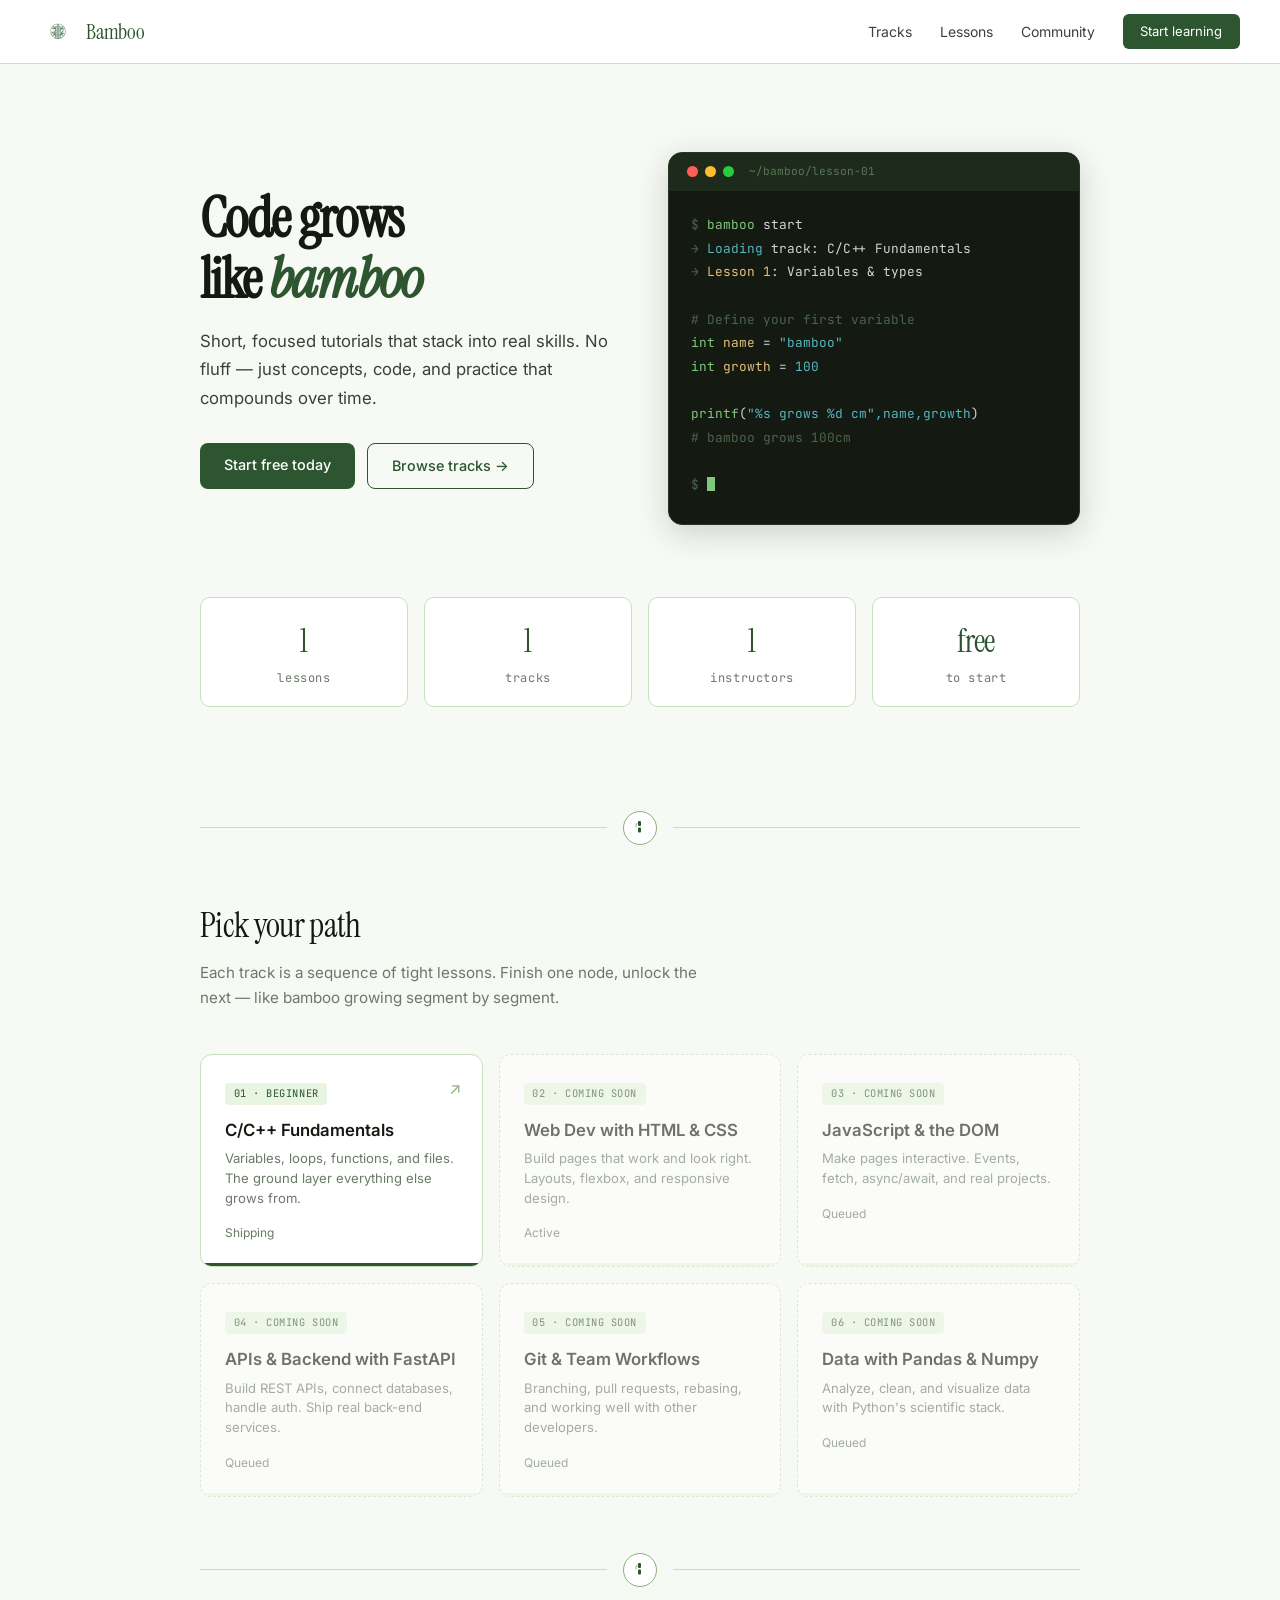
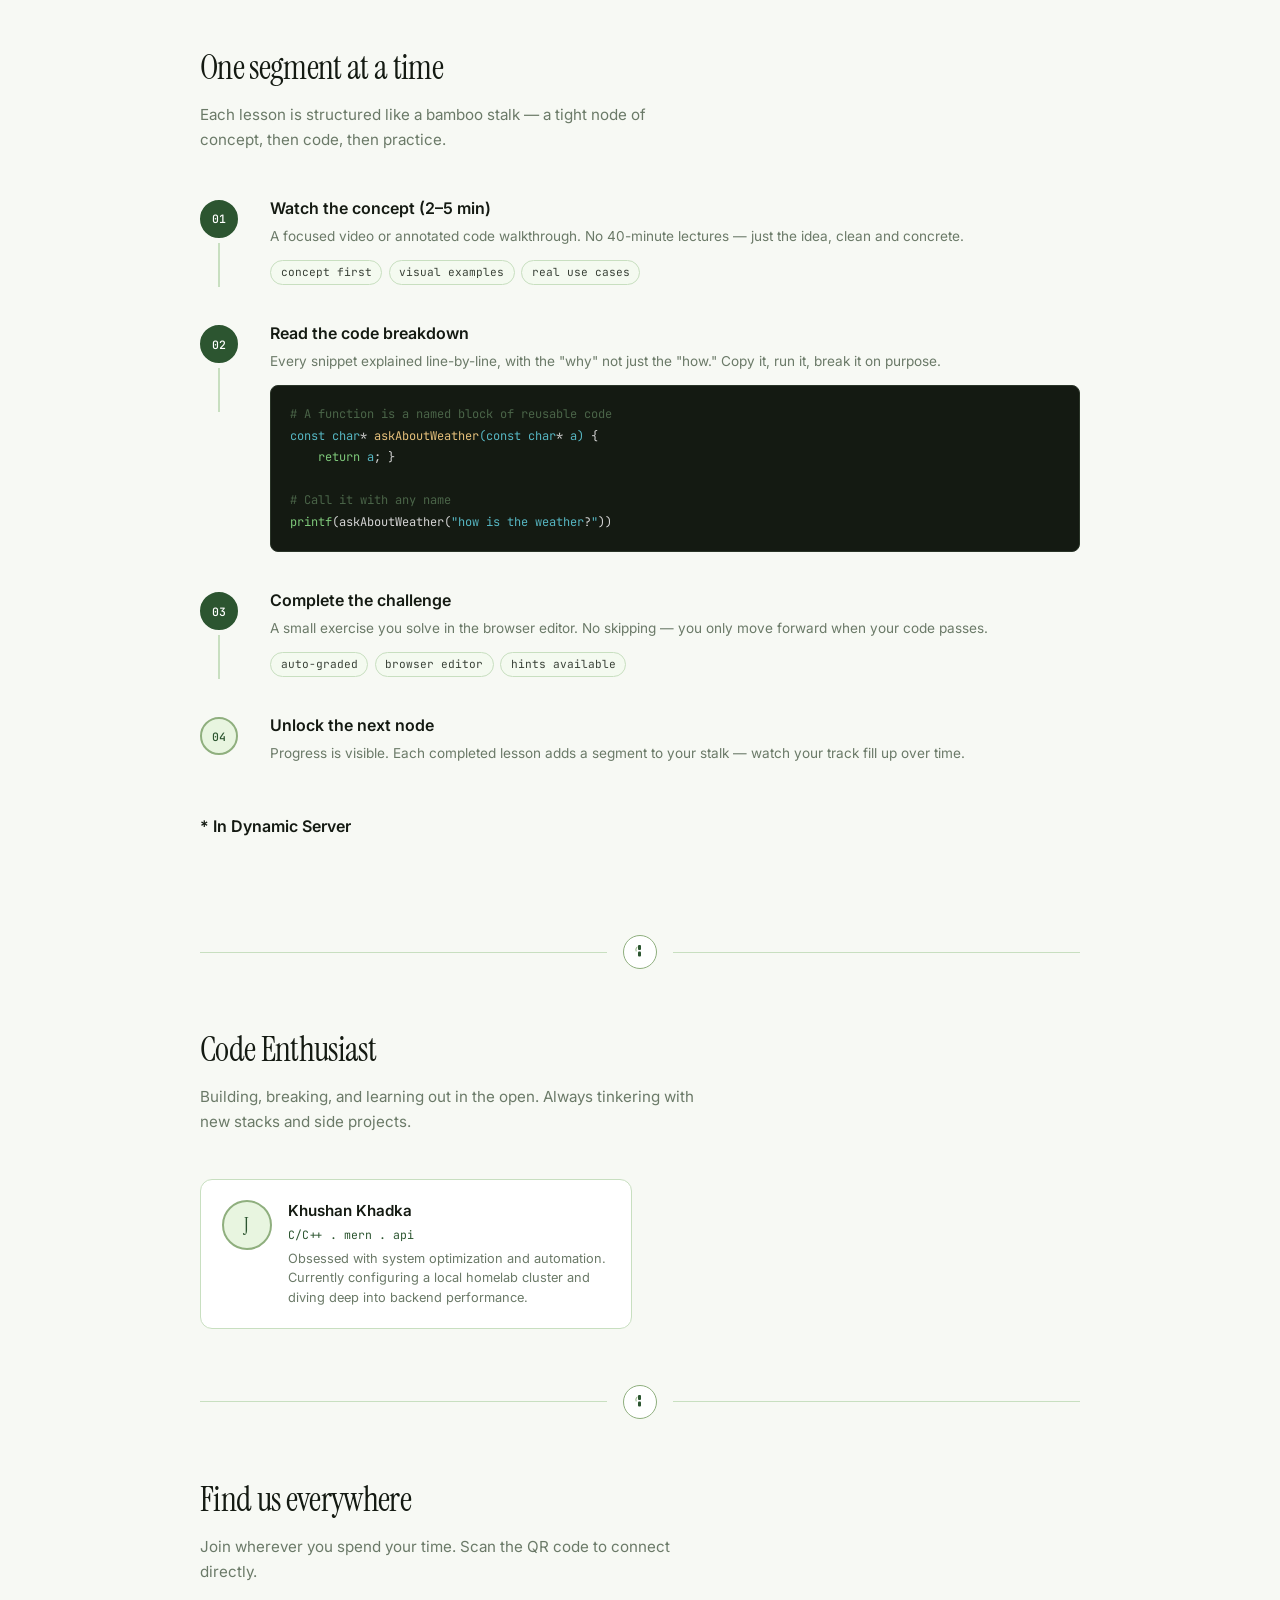
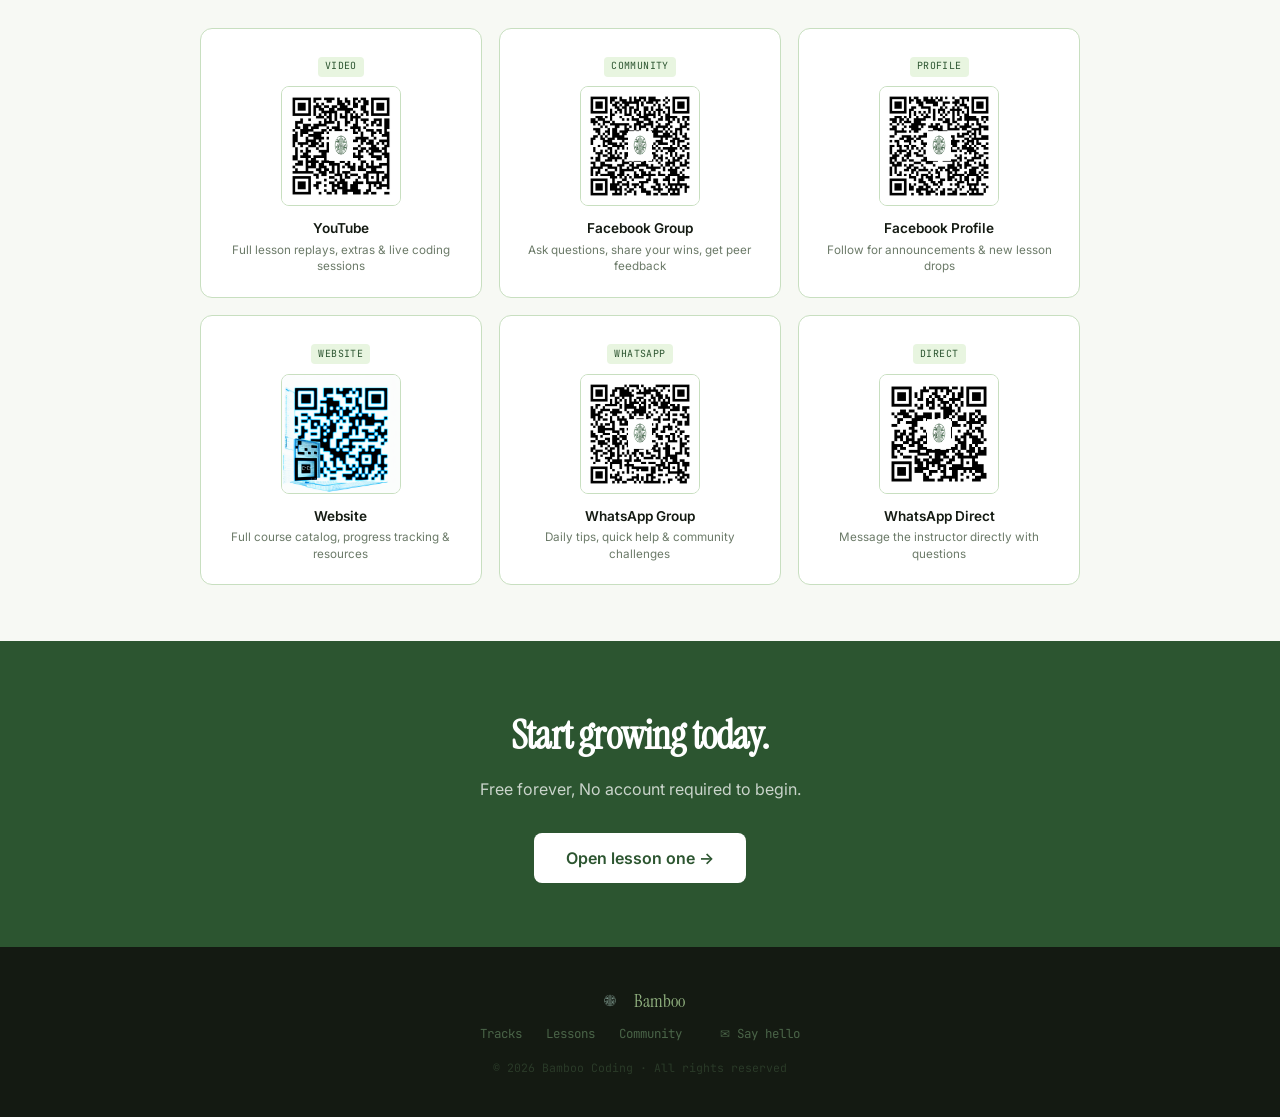
<file: index.html>
<!DOCTYPE html>
<html lang="en">
<head>
<meta charset="UTF-8">
<meta name="viewport" content="width=device-width, initial-scale=1.0">
<title>Bamboo Coding — Grow Your Skills</title>
<link rel="preconnect" href="https://fonts.googleapis.com">
<link rel="preconnect" href="https://fonts.gstatic.com" crossorigin>
<link href="https://fonts.googleapis.com/css2?family=Instrument+Serif:ital@0;1&family=JetBrains+Mono:wght@400;500&family=Inter:wght@400;500;600&display=swap" rel="stylesheet">
<link rel="stylesheet" href="/css/bamboo.css">
<script src="/jsFiles/layout_Wrapper.js" defer ></script>
<script src="/jsFiles/qr.js" defer ></script>
</head>
<body>

  <div id="header"></div>

<div class="hero">
  <div class="hero-text">
    <h1>Code grows<br>like <em>bamboo</em></h1>
    <p>Short, focused tutorials that stack into real skills. No fluff — just concepts, code, and practice that compounds over time.</p>
    <div class="hero-btns">
      <a href="#tracks" class="btn-primary">Start free today</a>
      <a href="/html/tracks.html" class="btn-secondary">Browse tracks →</a>
    </div>
  </div>
  <div class="hero-terminal" role="img" aria-label="Terminal showing a Python lesson example">
    <div class="terminal-bar">
      <div class="dot d-red"></div>
      <div class="dot d-yellow"></div>
      <div class="dot d-green"></div>
      <span class="terminal-path">~/bamboo/lesson-01</span>
    </div>
    <div class="terminal-body">
      <div><span class="t-muted">$</span> <span class="t-green">bamboo</span> <span class="t-white">start</span></div>
      <div><span class="t-muted">→</span> <span class="t-cyan">Loading</span> <span class="t-white">track: C/C++ Fundamentals</span></div>
      <div><span class="t-muted">→</span> <span class="t-yellow">Lesson 1</span><span class="t-white">: Variables &amp; types</span></div>
      <br>
      <div><span class="t-muted"># Define your first variable</span></div>
      <div><span class="t-green">int </span></span><span class="t-yellow">name</span> <span class="t-white">= </span><span class="t-cyan">"bamboo"</span></div>
      <div><span class="t-green">int </span><span class="t-yellow">growth</span> <span class="t-white">= </span><span class="t-cyan">100</span><span class="t-muted"></span></div>
      <br>
      <div><span class="t-green">printf</span><span class="t-white">(</span><span class="t-cyan">"%s grows %d cm",name,growth</span><span class="t-white">)</span></div>
      <div><span class="t-muted"># bamboo grows 100cm</span></div>
      <br>
      <div><span class="t-muted">$</span> <span class="cursor"></span></div>
    </div>
  </div>
</div>

<div class="section" style="padding-top:0">
  <div class="stats-row">
    <div class="stat-card"><div class="stat-num">1</div><div class="stat-lbl">lessons</div></div>
    <div class="stat-card"><div class="stat-num">1</div><div class="stat-lbl">tracks</div></div>
    <div class="stat-card"><div class="stat-num">1</div><div class="stat-lbl">instructors</div></div>
    <div class="stat-card"><div class="stat-num">free</div><div class="stat-lbl">to start</div></div>
  </div>
</div>

<div class="section-divider">
  <div class="divider-line"></div>
  <div class="divider-node">
    <svg width="16" height="16" viewBox="0 0 16 16" fill="none" aria-hidden="true">
      <rect x="6" y="1" width="3" height="5" rx="1" fill="#2C5530"/>
      <rect x="6" y="7.5" width="3" height="5" rx="1" fill="#2C5530"/>
      <path d="M5 3 Q3 5 4 7" stroke="#8FAF7E" stroke-width="1" stroke-linecap="round" fill="none"/>
    </svg>
  </div>
  <div class="divider-line"></div>
</div>

<div class="section" id="tracks">
  <div class="section-title">Pick your path</div>
  <p class="section-sub">Each track is a sequence of tight lessons. Finish one node, unlock the next — like bamboo growing segment by segment.</p>
  
  <div class="tracks-grid">

    <a href="/html/lesson.html#c-fundamentals" class="track-card-link">
      <div class="track-card">
        <div class="track-arrow">↗</div>
        <div class="track-tag">01 · BEGINNER</div>
        <h3>C/C++ Fundamentals</h3>
        <p>Variables, loops, functions, and files. The ground layer everything else grows from.</p>
        <div class="track-meta"><span>Shipping</span></div>
        <div class="track-bar"><div class="track-bar-fill" style="width:100%"></div></div>
      </div>
    </a>

    <div class="track-card" style="border-style:dashed;opacity:0.6;cursor:default">
      <div class="track-tag">02 · COMING SOON</div>
      <h3>Web Dev with HTML &amp; CSS</h3>
      <p>Build pages that work and look right. Layouts, flexbox, and responsive design.</p>
      <div class="track-meta"><span>Active</div>
      <div class="track-bar"><div class="track-bar-fill" style="width:0%"></div></div>
    </div>
    <div class="track-card" style="border-style:dashed;opacity:0.6;cursor:default">
      <div class="track-tag">03 · COMING SOON</div>
      <h3>JavaScript &amp; the DOM</h3>
      <p>Make pages interactive. Events, fetch, async/await, and real projects.</p>
      <div class="track-meta"><span>Queued</div>
      <div class="track-bar"><div class="track-bar-fill" style="width:0%"></div></div>
    </div>
    <div class="track-card" style="border-style:dashed;opacity:0.6;cursor:default">
      <div class="track-tag">04 · COMING SOON</div>
      <h3>APIs &amp; Backend with FastAPI</h3>
      <p>Build REST APIs, connect databases, handle auth. Ship real back-end services.</p>
      <div class="track-meta"><span>Queued</div>
      <div class="track-bar"><div class="track-bar-fill" style="width:0%"></div></div>
    </div>
    <div class="track-card" style="border-style:dashed;opacity:0.6;cursor:default">
      <div class="track-tag">05 · COMING SOON</div>
      <h3>Git &amp; Team Workflows</h3>
      <p>Branching, pull requests, rebasing, and working well with other developers.</p>
      <div class="track-meta"><span>Queued</div>
      <div class="track-bar"><div class="track-bar-fill" style="width:0%"></div></div>
    </div>
    <div class="track-card" style="border-style:dashed;opacity:0.6;cursor:default">
      <div class="track-tag">06 · COMING SOON</div>
      <h3>Data with Pandas &amp; Numpy</h3>
      <p>Analyze, clean, and visualize data with Python's scientific stack.</p>
      <div class="track-meta"><span>Queued</span></div>
      <div class="track-bar"><div class="track-bar-fill" style="width:0%"></div></div>
    </div>
  </div>
</div>
<div class="section-divider">
  <div class="divider-line"></div>
  <div class="divider-node">
    <svg width="16" height="16" viewBox="0 0 16 16" fill="none" aria-hidden="true">
      <rect x="6" y="1" width="3" height="5" rx="1" fill="#2C5530"/>
      <rect x="6" y="7.5" width="3" height="5" rx="1" fill="#2C5530"/>
      <path d="M5 3 Q3 5 4 7" stroke="#8FAF7E" stroke-width="1" stroke-linecap="round" fill="none"/>
    </svg>
  </div>
  <div class="divider-line"></div>
</div>

<div class="section" id="lessons">
  <div class="section-title">One segment at a time</div>
  <p class="section-sub">Each lesson is structured like a bamboo stalk — a tight node of concept, then code, then practice.</p>
  <div>
    <div class="stalk">
      <div class="stalk-line">
        <div class="stalk-node active">01</div>
        <div class="stalk-segment"></div>
      </div>
      <div class="stalk-content">
        <h3>Watch the concept (2–5 min)</h3>
        <p>A focused video or annotated code walkthrough. No 40-minute lectures — just the idea, clean and concrete.</p>
        <div class="lesson-pills">
          <span class="pill">concept first</span>
          <span class="pill">visual examples</span>
          <span class="pill">real use cases</span>
        </div>
      </div>
    </div>
    <div class="stalk">
      <div class="stalk-line">
        <div class="stalk-node active">02</div>
        <div class="stalk-segment"></div>
      </div>
      <div class="stalk-content">
        <h3>Read the code breakdown</h3>
        <p>Every snippet explained line-by-line, with the "why" not just the "how." Copy it, run it, break it on purpose.</p>
        <div class="code-snippet">
<span class="t-muted"># A function is a named block of reusable code</span><br>
<span class="t-cyan">const char<span class="t-white">*</span></span> <span class="t-yellow">askAboutWeather</span><span class="t-cyan">(const char<span class="t-white">*</span> a) </span> <span class="t-white">{</span> <br>
<span class="t-white">&nbsp;&nbsp;&nbsp;&nbsp;</span><span class="t-green">return</span> <span class="t-cyan">a<span class="t-white">;</span> <span class="t-white">}</span> <br>
<br>
<span class="t-muted"># Call it with any name</span><br>
<span class="t-green">printf</span><span class="t-white">(askAboutWeather(</span><span class="t-cyan">"how is the weather<span class="t-white">?</span>"</span><span class="t-white">))</span>
        </div>
      </div>
    </div>
    <div class="stalk">
      <div class="stalk-line">
        <div class="stalk-node active">03</div>
        <div class="stalk-segment"></div>
      </div>
      <div class="stalk-content">
        <h3>Complete the challenge</h3>
        <p>A small exercise you solve in the browser editor. No skipping — you only move forward when your code passes.</p>
        <div class="lesson-pills">
          <span class="pill">auto-graded</span>
          <span class="pill">browser editor</span>
          <span class="pill">hints available</span>
        </div>
      </div>
    </div>
    <div class="stalk">
      <div class="stalk-line">
        <div class="stalk-node">04</div>
      </div>
      <div class="stalk-content">
        <h3>Unlock the next node</h3>
        <p>Progress is visible. Each completed lesson adds a segment to your stalk — watch your track fill up over time.</p>
      </div>
    </div>
    <div class="stalk">
      <div class="stalk-content">
        <h3>* In Dynamic Server</h3>
      </div>
    </div>
  </div>
</div>

<div class="section-divider">
  <div class="divider-line"></div>
  <div class="divider-node">
    <svg width="16" height="16" viewBox="0 0 16 16" fill="none" aria-hidden="true">
      <rect x="6" y="1" width="3" height="5" rx="1" fill="#2C5530"/>
      <rect x="6" y="7.5" width="3" height="5" rx="1" fill="#2C5530"/>
      <path d="M5 3 Q3 5 4 7" stroke="#8FAF7E" stroke-width="1" stroke-linecap="round" fill="none"/>
    </svg>
  </div>
  <div class="divider-line"></div>
</div>

<div class="section" id="enthusiast-profile">
  <div class="section-title">Code Enthusiast</div>
  <p class="section-sub">Building, breaking, and learning out in the open. Always tinkering with new stacks and side projects.</p>
  
  <div class="instructors-grid">
    <div class="instructor-card">
      <div class="avatar">J</div>
      <div class="instructor-info">
        <h3>Khushan Khadka</h3>
        <div class="role">C/C++ . mern . api</div>
        <p>Obsessed with system optimization and automation. Currently configuring a local homelab cluster and diving deep into backend performance.</p>
      </div>
    </div>
  </div>
</div>

<div class="section-divider">
  <div class="divider-line"></div>
  <div class="divider-node">
    <svg width="16" height="16" viewBox="0 0 16 16" fill="none" aria-hidden="true">
      <rect x="6" y="1" width="3" height="5" rx="1" fill="#2C5530"/>
      <rect x="6" y="7.5" width="3" height="5" rx="1" fill="#2C5530"/>
      <path d="M5 3 Q3 5 4 7" stroke="#8FAF7E" stroke-width="1" stroke-linecap="round" fill="none"/>
    </svg>
  </div>
  <div class="divider-line"></div>
</div>

<div id="community"></div>

<div class="cta-band">
  <h2>Start growing today.</h2>
  <p>Free forever, No account required to begin.</p>
  <a href="#tracks" class="btn-white">Open lesson one →</a>
</div>

<div id="footer"></div>

</body>
</html>
</file>
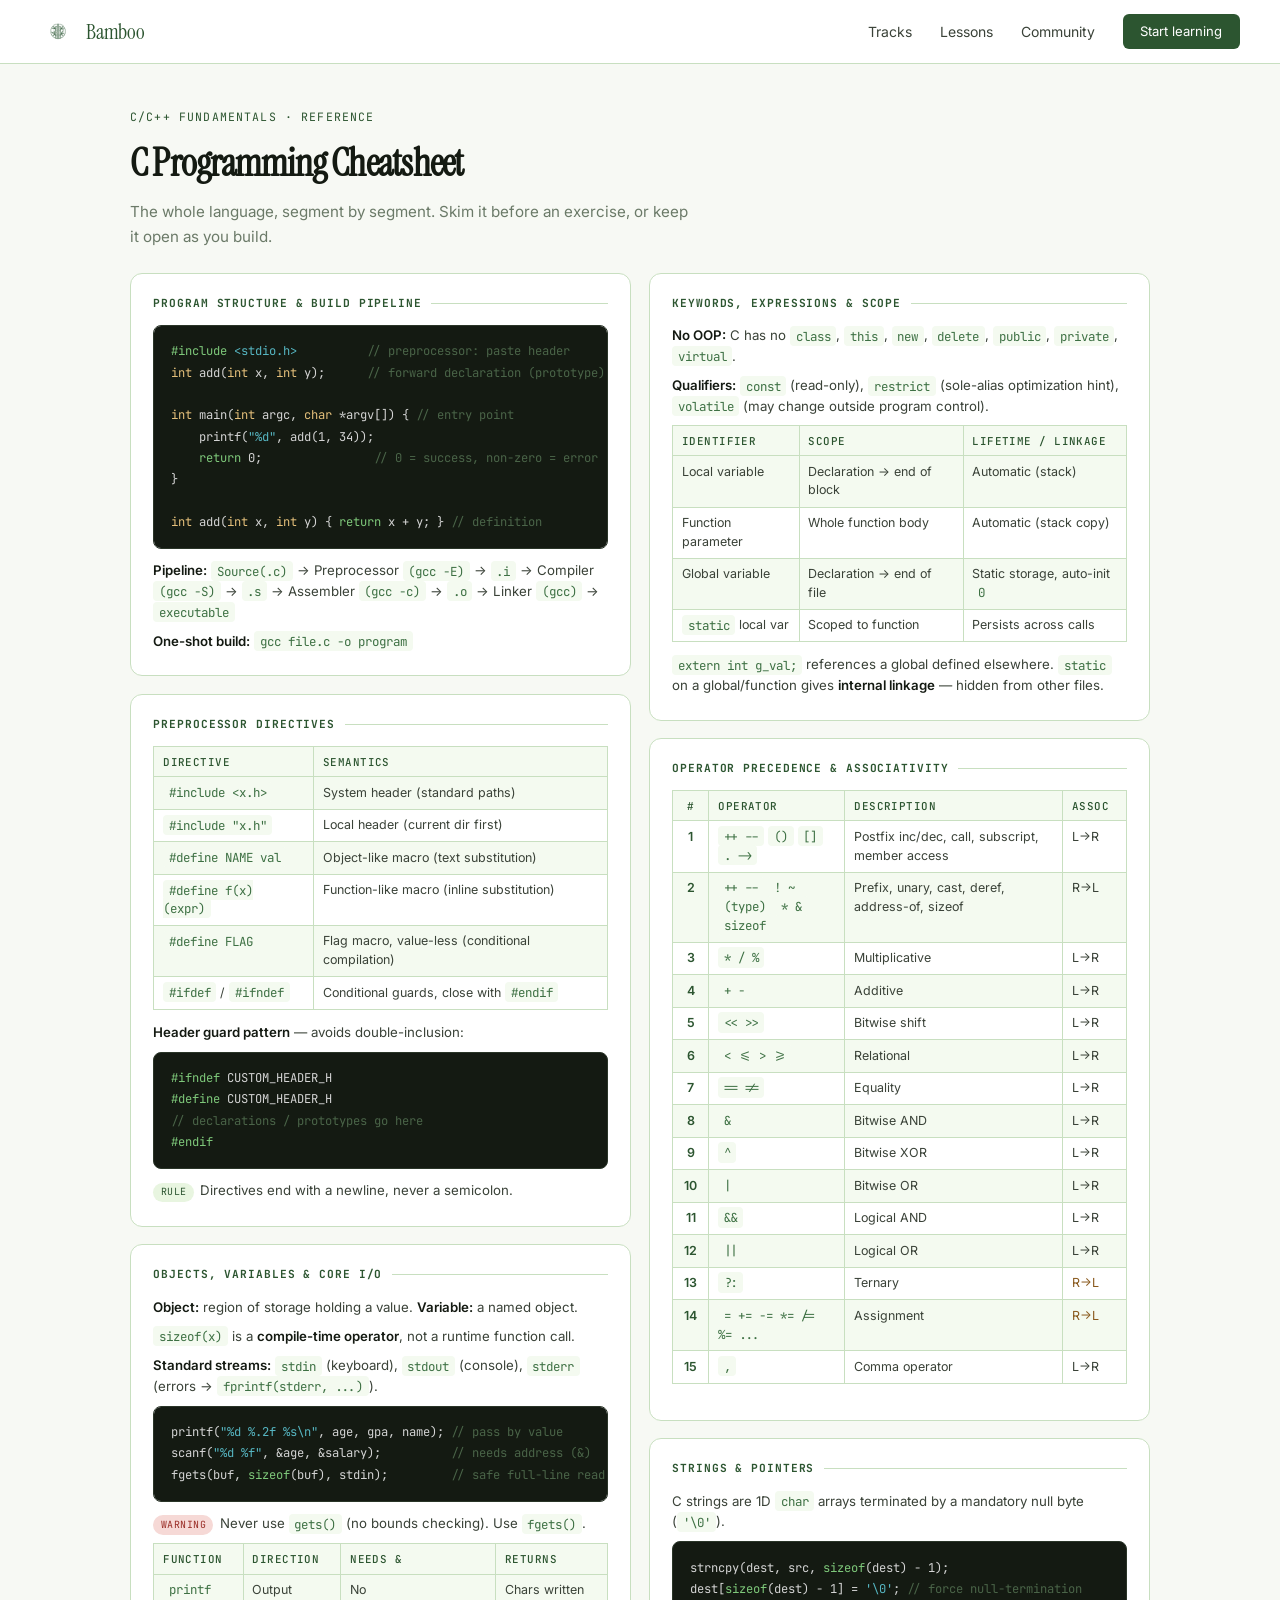
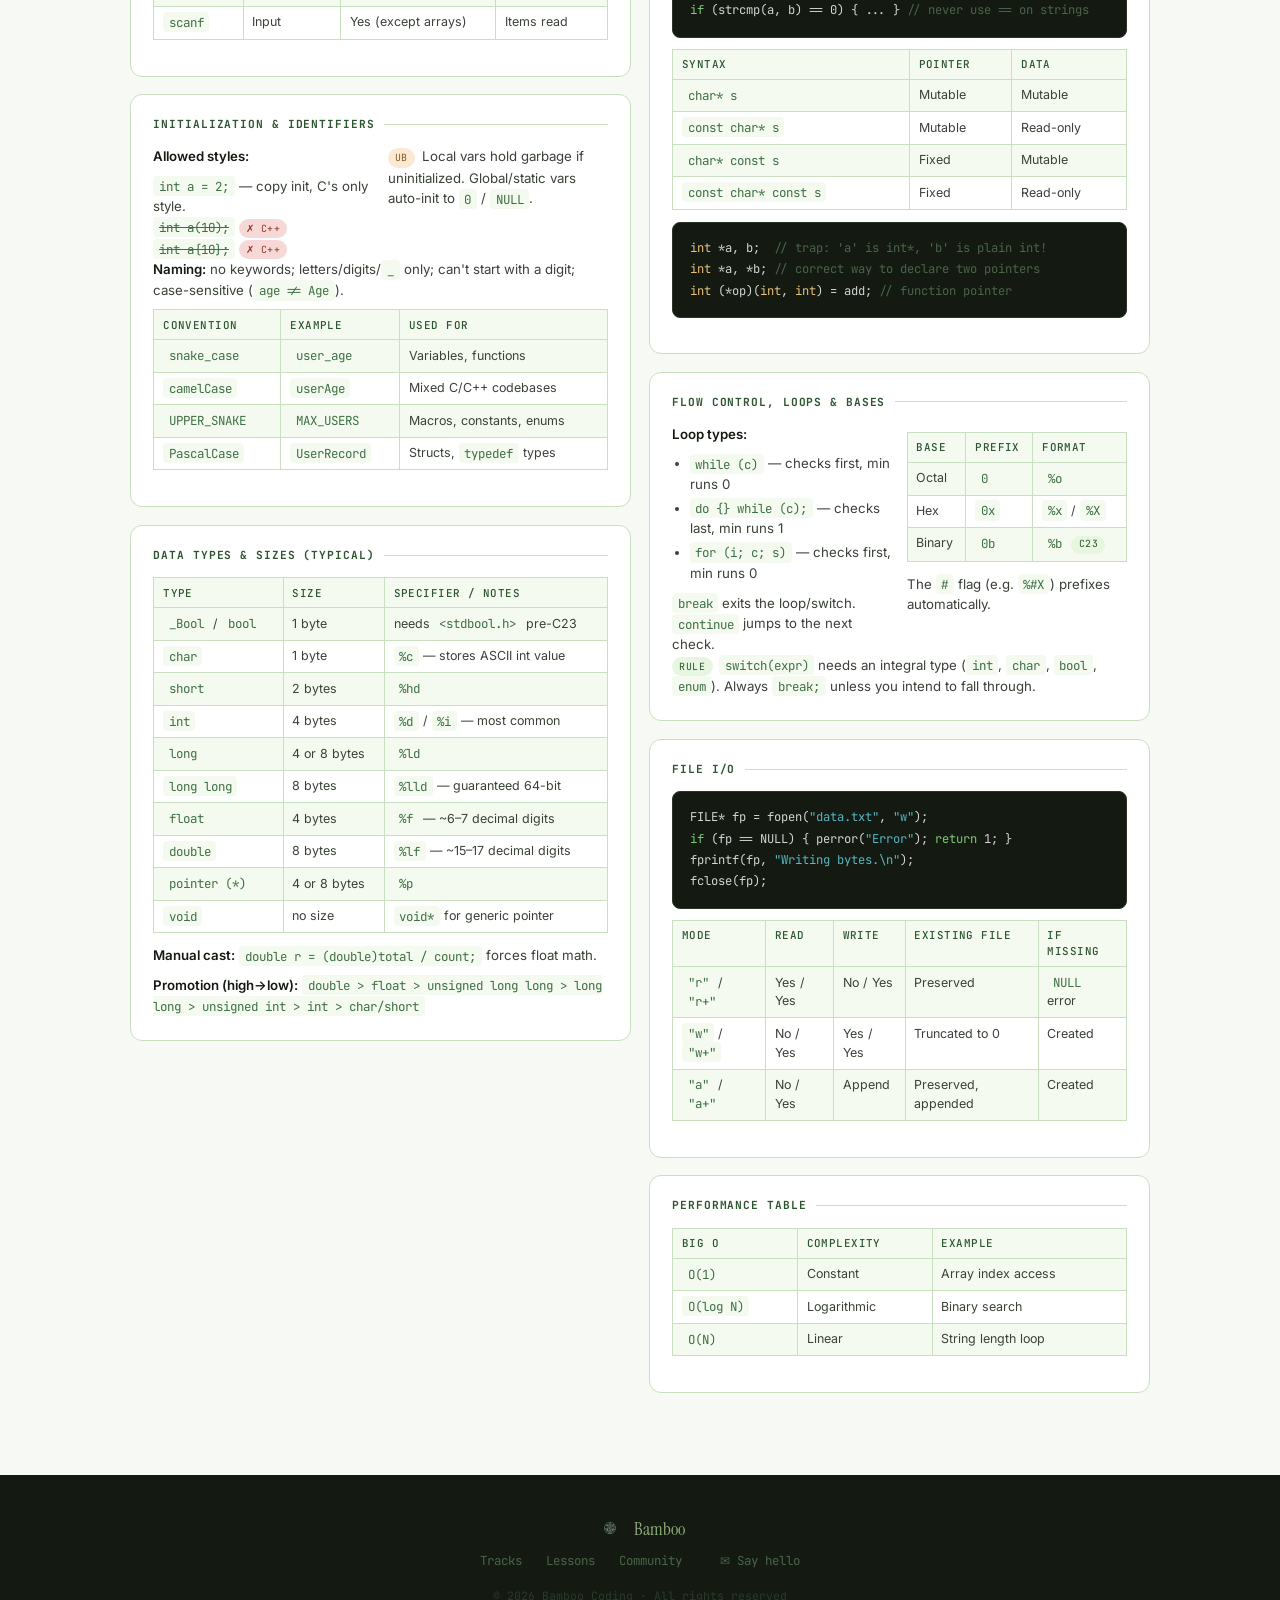
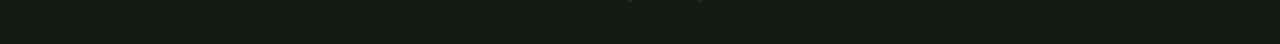
<file: cheatSheet/c_Program.html>
<!DOCTYPE html>
<html lang="en">
<head>
<meta charset="UTF-8">
<meta name="viewport" content="width=device-width, initial-scale=1.0">
<title>C Programming Cheatsheet — Bamboo Coding</title>
<link rel="preconnect" href="https://fonts.googleapis.com">
<link rel="preconnect" href="https://fonts.gstatic.com" crossorigin>
<link href="https://fonts.googleapis.com/css2?family=Instrument+Serif:ital@0;1&family=JetBrains+Mono:wght@400;500&family=Inter:wght@400;500;600&display=swap" rel="stylesheet">
<link rel="stylesheet" href="/css/bamboo.css">
<script src="/jsFiles/layout_Wrapper.js" defer></script>
<style>
  /* ---- Cheatsheet-specific styling, built on top of the bamboo theme tokens ---- */

  .sheet-head {
    max-width: 1100px;
    margin: 0 auto;
    padding: 2.75rem 2.5rem 1.5rem;
  }
  .sheet-eyebrow {
    font-family: 'JetBrains Mono', monospace;
    font-size: 0.72rem;
    color: var(--bamboo);
    letter-spacing: 0.1em;
    text-transform: uppercase;
    margin-bottom: 0.6rem;
  }
  .sheet-head h1 {
    font-family: 'Instrument Serif', serif;
    font-size: 2.4rem;
    color: var(--ink);
    letter-spacing: -0.02em;
    margin-bottom: 0.5rem;
  }
  .sheet-head p {
    color: var(--ink-muted);
    font-size: 0.95rem;
    line-height: 1.6;
    max-width: 560px;
  }

  .sheet-grid {
    max-width: 1100px;
    margin: 0 auto;
    padding: 0 2.5rem 4rem;
    columns: 2 420px;
    column-gap: 1.1rem;
  }

  .node-card {
    background: var(--white);
    border: 1px solid var(--node-border);
    border-radius: var(--radius-md);
    padding: 1.3rem 1.4rem 1.5rem;
    margin-bottom: 1.1rem;
    break-inside: avoid;
    display: inline-block;
    width: 100%;
  }

  .node-card h2 {
    font-family: 'JetBrains Mono', monospace;
    font-size: 0.7rem;
    color: var(--bamboo);
    text-transform: uppercase;
    letter-spacing: 0.08em;
    display: flex;
    align-items: center;
    gap: 0.6rem;
    margin-bottom: 0.85rem;
  }
  .node-card h2::after {
    content: '';
    flex-grow: 1;
    height: 1px;
    background: var(--node-border);
  }

  .node-card p {
    font-size: 0.83rem;
    color: var(--ink-soft);
    line-height: 1.55;
    margin-bottom: 0.55rem;
  }
  .node-card p:last-child { margin-bottom: 0; }
  .node-card strong { color: var(--ink); font-weight: 600; }

  code {
    font-family: 'JetBrains Mono', monospace;
    font-size: 0.78rem;
    background: var(--bamboo-xpale);
    color: var(--bamboo-mid);
    padding: 0.1rem 0.35rem;
    border-radius: 4px;
  }

  pre {
    font-family: 'JetBrains Mono', monospace;
    font-size: 0.76rem;
    line-height: 1.75;
    background: var(--ink);
    border: 1px solid #2A3528;
    border-radius: 8px;
    padding: 0.95rem 1.05rem;
    overflow-x: auto;
    margin: 0.6rem 0 0.7rem;
    color: #D4D4D4;
  }
  pre .comment { color: #4A6448; }
  pre .keyword { color: #7EC87A; }
  pre .type    { color: #E5C07B; }
  pre .string  { color: #56B6C2; }

  table {
    width: 100%;
    border-collapse: collapse;
    margin: 0.5rem 0 0.75rem;
    font-size: 0.78rem;
  }
  th, td {
    border: 1px solid var(--node-border);
    padding: 0.4rem 0.55rem;
    text-align: left;
    vertical-align: top;
    color: var(--ink-soft);
  }
  th {
    background: var(--bamboo-xpale);
    color: var(--bamboo);
    font-family: 'JetBrains Mono', monospace;
    font-size: 0.68rem;
    text-transform: uppercase;
    letter-spacing: 0.04em;
    font-weight: 500;
  }
  tr:nth-child(even) td { background: var(--bamboo-xpale); }

  ul { margin: 0.3rem 0 0.6rem 1.1rem; }
  li { font-size: 0.83rem; color: var(--ink-soft); line-height: 1.55; margin-bottom: 0.2rem; }

  .pair {
    display: grid;
    grid-template-columns: 1fr 1fr;
    gap: 0.9rem;
  }

  .flag {
    display: inline-flex;
    align-items: center;
    font-family: 'JetBrains Mono', monospace;
    font-size: 0.62rem;
    text-transform: uppercase;
    letter-spacing: 0.05em;
    padding: 0.12rem 0.45rem;
    border-radius: 20px;
    margin-right: 0.4rem;
  }
  .flag-tip    { background: var(--bamboo-pale); color: var(--bamboo); }
  .flag-warn   { background: #FBE9D4; color: #8A5A1E; }
  .flag-danger { background: #F6D9D6; color: #9A2E27; }

  @media (max-width: 768px) {
    .sheet-grid { columns: 1 100%; padding: 0 1.5rem 3rem; }
    .sheet-head { padding: 2rem 1.5rem 1rem; }
    .pair { grid-template-columns: 1fr; }
  }
</style>
</head>
<body>

<div id="header"></div>

<div class="sheet-head">
  <div class="sheet-eyebrow">C/C++ Fundamentals · Reference</div>
  <h1>C Programming Cheatsheet</h1>
  <p>The whole language, segment by segment. Skim it before an exercise, or keep it open as you build.</p>
</div>

<div class="sheet-grid">

  <!-- PROGRAM STRUCTURE & BUILD -->
  <div class="node-card">
    <h2>Program Structure &amp; Build Pipeline</h2>
    <pre><span class="keyword">#include</span> <span class="string">&lt;stdio.h&gt;</span>          <span class="comment">// preprocessor: paste header</span>
<span class="type">int</span> add(<span class="type">int</span> x, <span class="type">int</span> y);      <span class="comment">// forward declaration (prototype)</span>

<span class="type">int</span> main(<span class="type">int</span> argc, <span class="type">char</span> *argv[]) { <span class="comment">// entry point</span>
    printf(<span class="string">"%d"</span>, add(1, 34));
    <span class="keyword">return</span> 0;                <span class="comment">// 0 = success, non-zero = error</span>
}

<span class="type">int</span> add(<span class="type">int</span> x, <span class="type">int</span> y) { <span class="keyword">return</span> x + y; } <span class="comment">// definition</span></pre>
    <p><strong>Pipeline:</strong> <code>Source(.c)</code> → Preprocessor <code>(gcc -E)</code> → <code>.i</code> → Compiler <code>(gcc -S)</code> → <code>.s</code> → Assembler <code>(gcc -c)</code> → <code>.o</code> → Linker <code>(gcc)</code> → <code>executable</code></p>
    <p><strong>One-shot build:</strong> <code>gcc file.c -o program</code></p>
  </div>

  <!-- PREPROCESSOR DIRECTIVES -->
  <div class="node-card">
    <h2>Preprocessor Directives</h2>
    <table>
      <tr><th>Directive</th><th>Semantics</th></tr>
      <tr><td><code>#include &lt;x.h&gt;</code></td><td>System header (standard paths)</td></tr>
      <tr><td><code>#include "x.h"</code></td><td>Local header (current dir first)</td></tr>
      <tr><td><code>#define NAME val</code></td><td>Object-like macro (text substitution)</td></tr>
      <tr><td><code>#define f(x) (expr)</code></td><td>Function-like macro (inline substitution)</td></tr>
      <tr><td><code>#define FLAG</code></td><td>Flag macro, value-less (conditional compilation)</td></tr>
      <tr><td><code>#ifdef</code> / <code>#ifndef</code></td><td>Conditional guards, close with <code>#endif</code></td></tr>
    </table>
    <p><strong>Header guard pattern</strong> — avoids double-inclusion:</p>
    <pre><span class="keyword">#ifndef</span> CUSTOM_HEADER_H
<span class="keyword">#define</span> CUSTOM_HEADER_H
<span class="comment">// declarations / prototypes go here</span>
<span class="keyword">#endif</span></pre>
    <p><span class="flag flag-tip">Rule</span>Directives end with a newline, never a semicolon.</p>
  </div>

  <!-- OBJECTS, VARIABLES, I/O -->
  <div class="node-card">
    <h2>Objects, Variables &amp; Core I/O</h2>
    <p><strong>Object:</strong> region of storage holding a value. <strong>Variable:</strong> a named object.</p>
    <p><code>sizeof(x)</code> is a <strong>compile-time operator</strong>, not a runtime function call.</p>
    <p><strong>Standard streams:</strong> <code>stdin</code> (keyboard), <code>stdout</code> (console), <code>stderr</code> (errors → <code>fprintf(stderr, ...)</code>).</p>
    <pre>printf(<span class="string">"%d %.2f %s\n"</span>, age, gpa, name); <span class="comment">// pass by value</span>
scanf(<span class="string">"%d %f"</span>, &amp;age, &amp;salary);          <span class="comment">// needs address (&amp;)</span>
fgets(buf, <span class="keyword">sizeof</span>(buf), stdin);         <span class="comment">// safe full-line read</span></pre>
    <p><span class="flag flag-danger">Warning</span>Never use <code>gets()</code> (no bounds checking). Use <code>fgets()</code>.</p>
    <table>
      <tr><th>Function</th><th>Direction</th><th>Needs &amp;</th><th>Returns</th></tr>
      <tr><td><code>printf</code></td><td>Output</td><td>No</td><td>Chars written</td></tr>
      <tr><td><code>scanf</code></td><td>Input</td><td>Yes (except arrays)</td><td>Items read</td></tr>
    </table>
  </div>

  <!-- INITIALIZATION & IDENTIFIERS -->
  <div class="node-card">
    <h2>Initialization &amp; Identifiers</h2>
    <div class="pair">
      <div>
        <p><strong>Allowed styles:</strong></p>
        <p><code>int a = 2;</code> — copy init, C's only style.<br>
        <code style="text-decoration:line-through;">int a(10);</code> <span class="flag flag-danger">✗ C++</span><br>
        <code style="text-decoration:line-through;">int a{10};</code> <span class="flag flag-danger">✗ C++</span></p>
      </div>
      <div>
        <p><span class="flag flag-warn">UB</span>Local vars hold garbage if uninitialized. Global/static vars auto-init to <code>0</code> / <code>NULL</code>.</p>
      </div>
    </div>
    <p><strong>Naming:</strong> no keywords; letters/digits/<code>_</code> only; can't start with a digit; case-sensitive (<code>age != Age</code>).</p>
    <table>
      <tr><th>Convention</th><th>Example</th><th>Used for</th></tr>
      <tr><td><code>snake_case</code></td><td><code>user_age</code></td><td>Variables, functions</td></tr>
      <tr><td><code>camelCase</code></td><td><code>userAge</code></td><td>Mixed C/C++ codebases</td></tr>
      <tr><td><code>UPPER_SNAKE</code></td><td><code>MAX_USERS</code></td><td>Macros, constants, enums</td></tr>
      <tr><td><code>PascalCase</code></td><td><code>UserRecord</code></td><td>Structs, <code>typedef</code> types</td></tr>
    </table>
  </div>

  <!-- DATA TYPES -->
  <div class="node-card">
    <h2>Data Types &amp; Sizes (typical)</h2>
    <table>
      <tr><th>Type</th><th>Size</th><th>Specifier / notes</th></tr>
      <tr><td><code>_Bool</code> / <code>bool</code></td><td>1 byte</td><td>needs <code>&lt;stdbool.h&gt;</code> pre-C23</td></tr>
      <tr><td><code>char</code></td><td>1 byte</td><td><code>%c</code> — stores ASCII int value</td></tr>
      <tr><td><code>short</code></td><td>2 bytes</td><td><code>%hd</code></td></tr>
      <tr><td><code>int</code></td><td>4 bytes</td><td><code>%d</code> / <code>%i</code> — most common</td></tr>
      <tr><td><code>long</code></td><td>4 or 8 bytes</td><td><code>%ld</code></td></tr>
      <tr><td><code>long long</code></td><td>8 bytes</td><td><code>%lld</code> — guaranteed 64-bit</td></tr>
      <tr><td><code>float</code></td><td>4 bytes</td><td><code>%f</code> — ~6–7 decimal digits</td></tr>
      <tr><td><code>double</code></td><td>8 bytes</td><td><code>%lf</code> — ~15–17 decimal digits</td></tr>
      <tr><td><code>pointer (*)</code></td><td>4 or 8 bytes</td><td><code>%p</code></td></tr>
      <tr><td><code>void</code></td><td>no size</td><td><code>void*</code> for generic pointer</td></tr>
    </table>
    <p><strong>Manual cast:</strong> <code>double r = (double)total / count;</code> forces float math.</p>
    <p><strong>Promotion (high→low):</strong> <code>double &gt; float &gt; unsigned long long &gt; long long &gt; unsigned int &gt; int &gt; char/short</code></p>
  </div>

  <!-- KEYWORDS, EXPRESSIONS & SCOPE -->
  <div class="node-card">
    <h2>Keywords, Expressions &amp; Scope</h2>
    <p><strong>No OOP:</strong> C has no <code>class</code>, <code>this</code>, <code>new</code>, <code>delete</code>, <code>public</code>, <code>private</code>, <code>virtual</code>.</p>
    <p><strong>Qualifiers:</strong> <code>const</code> (read-only), <code>restrict</code> (sole-alias optimization hint), <code>volatile</code> (may change outside program control).</p>
    <table>
      <tr><th>Identifier</th><th>Scope</th><th>Lifetime / linkage</th></tr>
      <tr><td>Local variable</td><td>Declaration → end of block</td><td>Automatic (stack)</td></tr>
      <tr><td>Function parameter</td><td>Whole function body</td><td>Automatic (stack copy)</td></tr>
      <tr><td>Global variable</td><td>Declaration → end of file</td><td>Static storage, auto-init <code>0</code></td></tr>
      <tr><td><code>static</code> local var</td><td>Scoped to function</td><td>Persists across calls</td></tr>
    </table>
    <p><code>extern int g_val;</code> references a global defined elsewhere. <code>static</code> on a global/function gives <strong>internal linkage</strong> — hidden from other files.</p>
  </div>

  <!-- OPERATORS & PRECEDENCE -->
  <div class="node-card">
    <h2>Operator Precedence &amp; Associativity</h2>
    <table>
      <thead>
        <tr><th style="width:8%;text-align:center;">#</th><th style="width:30%;">Operator</th><th>Description</th><th style="width:14%;">Assoc</th></tr>
      </thead>
      <tbody>
        <tr><td style="text-align:center;font-weight:600;color:var(--bamboo);">1</td><td><code>++ --</code> <code>()</code> <code>[]</code> <code>. -&gt;</code></td><td>Postfix inc/dec, call, subscript, member access</td><td>L→R</td></tr>
        <tr><td style="text-align:center;font-weight:600;color:var(--bamboo);">2</td><td><code>++ --</code> <code>! ~</code> <code>(type)</code> <code>* &amp;</code> <code>sizeof</code></td><td>Prefix, unary, cast, deref, address-of, sizeof</td><td>R→L</td></tr>
        <tr><td style="text-align:center;font-weight:600;color:var(--bamboo);">3</td><td><code>* / %</code></td><td>Multiplicative</td><td>L→R</td></tr>
        <tr><td style="text-align:center;font-weight:600;color:var(--bamboo);">4</td><td><code>+ -</code></td><td>Additive</td><td>L→R</td></tr>
        <tr><td style="text-align:center;font-weight:600;color:var(--bamboo);">5</td><td><code>&lt;&lt; &gt;&gt;</code></td><td>Bitwise shift</td><td>L→R</td></tr>
        <tr><td style="text-align:center;font-weight:600;color:var(--bamboo);">6</td><td><code>&lt; &lt;= &gt; &gt;=</code></td><td>Relational</td><td>L→R</td></tr>
        <tr><td style="text-align:center;font-weight:600;color:var(--bamboo);">7</td><td><code>== !=</code></td><td>Equality</td><td>L→R</td></tr>
        <tr><td style="text-align:center;font-weight:600;color:var(--bamboo);">8</td><td><code>&amp;</code></td><td>Bitwise AND</td><td>L→R</td></tr>
        <tr><td style="text-align:center;font-weight:600;color:var(--bamboo);">9</td><td><code>^</code></td><td>Bitwise XOR</td><td>L→R</td></tr>
        <tr><td style="text-align:center;font-weight:600;color:var(--bamboo);">10</td><td><code>|</code></td><td>Bitwise OR</td><td>L→R</td></tr>
        <tr><td style="text-align:center;font-weight:600;color:var(--bamboo);">11</td><td><code>&amp;&amp;</code></td><td>Logical AND</td><td>L→R</td></tr>
        <tr><td style="text-align:center;font-weight:600;color:var(--bamboo);">12</td><td><code>||</code></td><td>Logical OR</td><td>L→R</td></tr>
        <tr><td style="text-align:center;font-weight:600;color:var(--bamboo);">13</td><td><code>?:</code></td><td>Ternary</td><td style="color:#8A5A1E;">R→L</td></tr>
        <tr><td style="text-align:center;font-weight:600;color:var(--bamboo);">14</td><td><code>= += -= *= /= %= ...</code></td><td>Assignment</td><td style="color:#8A5A1E;">R→L</td></tr>
        <tr><td style="text-align:center;font-weight:600;color:var(--bamboo);">15</td><td><code>,</code></td><td>Comma operator</td><td>L→R</td></tr>
      </tbody>
    </table>
  </div>

  <!-- STRINGS & POINTERS -->
  <div class="node-card">
    <h2>Strings &amp; Pointers</h2>
    <p>C strings are 1D <code>char</code> arrays terminated by a mandatory null byte (<code>'\0'</code>).</p>
    <pre>strncpy(dest, src, <span class="keyword">sizeof</span>(dest) - 1);
dest[<span class="keyword">sizeof</span>(dest) - 1] = <span class="string">'\0'</span>; <span class="comment">// force null-termination</span>
<span class="keyword">if</span> (strcmp(a, b) == 0) { ... } <span class="comment">// never use == on strings</span></pre>
    <table>
      <tr><th>Syntax</th><th>Pointer</th><th>Data</th></tr>
      <tr><td><code>char* s</code></td><td>Mutable</td><td>Mutable</td></tr>
      <tr><td><code>const char* s</code></td><td>Mutable</td><td>Read-only</td></tr>
      <tr><td><code>char* const s</code></td><td>Fixed</td><td>Mutable</td></tr>
      <tr><td><code>const char* const s</code></td><td>Fixed</td><td>Read-only</td></tr>
    </table>
    <pre><span class="type">int</span> *a, b;  <span class="comment">// trap: 'a' is int*, 'b' is plain int!</span>
<span class="type">int</span> *a, *b; <span class="comment">// correct way to declare two pointers</span>
<span class="type">int</span> (*op)(<span class="type">int</span>, <span class="type">int</span>) = add; <span class="comment">// function pointer</span></pre>
  </div>

  <!-- FLOW CONTROL & NUMERICAL SYSTEMS -->
  <div class="node-card">
    <h2>Flow Control, Loops &amp; Bases</h2>
    <div class="pair">
      <div>
        <p><strong>Loop types:</strong></p>
        <ul>
          <li><code>while (c)</code> — checks first, min runs 0</li>
          <li><code>do {} while (c);</code> — checks last, min runs 1</li>
          <li><code>for (i; c; s)</code> — checks first, min runs 0</li>
        </ul>
        <p><code>break</code> exits the loop/switch. <code>continue</code> jumps to the next check.</p>
      </div>
      <div>
        <table>
          <tr><th>Base</th><th>Prefix</th><th>Format</th></tr>
          <tr><td>Octal</td><td><code>0</code></td><td><code>%o</code></td></tr>
          <tr><td>Hex</td><td><code>0x</code></td><td><code>%x</code> / <code>%X</code></td></tr>
          <tr><td>Binary</td><td><code>0b</code></td><td><code>%b</code> <span class="flag flag-tip">C23</span></td></tr>
        </table>
        <p>The <code>#</code> flag (e.g. <code>%#X</code>) prefixes automatically.</p>
      </div>
    </div>
    <p><span class="flag flag-tip">Rule</span><code>switch(expr)</code> needs an integral type (<code>int</code>, <code>char</code>, <code>bool</code>, <code>enum</code>). Always <code>break;</code> unless you intend to fall through.</p>
  </div>

  <!-- FILE I/O -->
  <div class="node-card">
    <h2>File I/O</h2>
    <pre>FILE* fp = fopen(<span class="string">"data.txt"</span>, <span class="string">"w"</span>);
<span class="keyword">if</span> (fp == NULL) { perror(<span class="string">"Error"</span>); <span class="keyword">return</span> 1; }
fprintf(fp, <span class="string">"Writing bytes.\n"</span>);
fclose(fp);</pre>
    <table>
      <tr><th>Mode</th><th>Read</th><th>Write</th><th>Existing file</th><th>If missing</th></tr>
      <tr><td><code>"r"</code> / <code>"r+"</code></td><td>Yes / Yes</td><td>No / Yes</td><td>Preserved</td><td><code>NULL</code> error</td></tr>
      <tr><td><code>"w"</code> / <code>"w+"</code></td><td>No / Yes</td><td>Yes / Yes</td><td>Truncated to 0</td><td>Created</td></tr>
      <tr><td><code>"a"</code> / <code>"a+"</code></td><td>No / Yes</td><td>Append</td><td>Preserved, appended</td><td>Created</td></tr>
    </table>
  </div>

  <!-- BIG O -->
  <div class="node-card">
    <h2>Performance Table</h2>
    <table>
      <tr><th>Big O</th><th>Complexity</th><th>Example</th></tr>
      <tr><td><code>O(1)</code></td><td>Constant</td><td>Array index access</td></tr>
      <tr><td><code>O(log N)</code></td><td>Logarithmic</td><td>Binary search</td></tr>
      <tr><td><code>O(N)</code></td><td>Linear</td><td>String length loop</td></tr>
    </table>
  </div>

</div>

<div id="footer"></div>

</body>
</html>
</file>
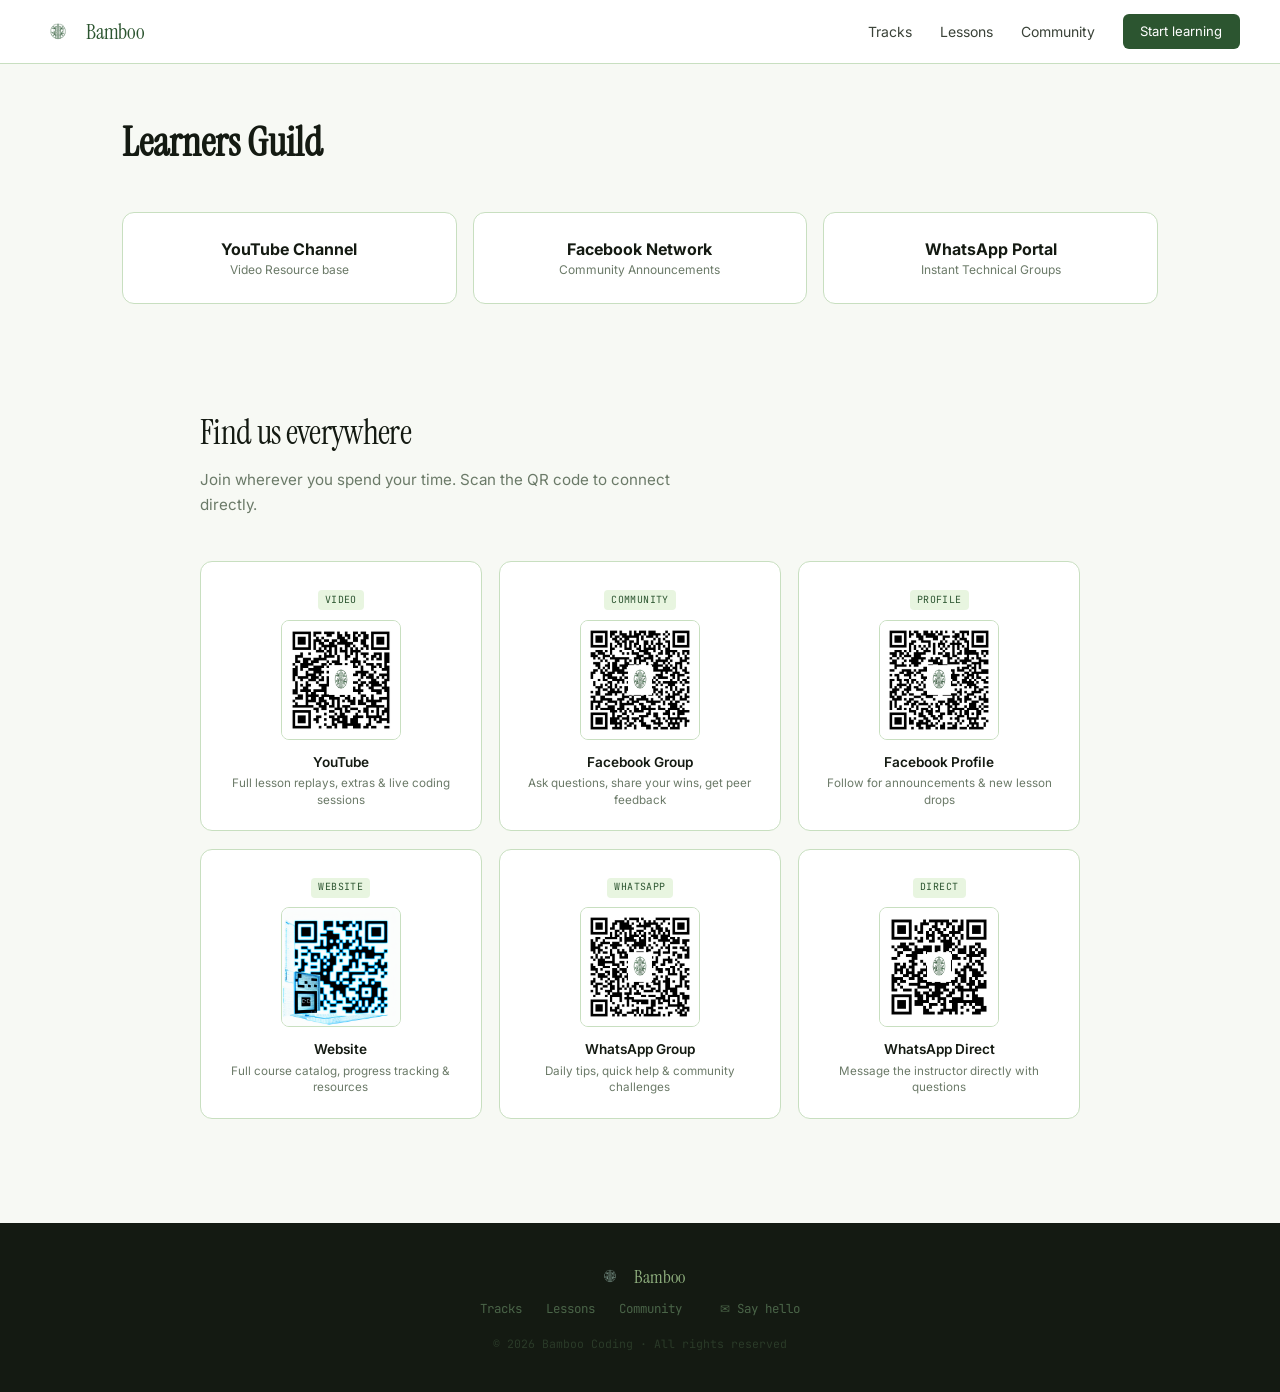
<file: html/community.html>
<!DOCTYPE html>
<html lang="en">
<head>
  <meta charset="UTF-8">
  <meta name="viewport" content="width=device-width, initial-scale=1.0">
  <title>Community Hub — Bamboo Coding</title>
  <link rel="stylesheet" href="/css/bamboo.css">
  <script src="/jsFiles/layout_Wrapper.js" defer ></script>
  <script src="/jsFiles/qr.js" defer ></script>

  <style>
    .channel-row { display: grid; grid-template-columns: repeat(auto-fit, minmax(220px, 1fr)); gap: 1rem; margin-bottom: 3rem; }
    .channel-box { background: var(--white); border: 1px solid var(--node-border); padding: 1.5rem; border-radius: var(--radius-md); text-align: center; text-decoration: none; display: block; }
    .channel-box:hover { border-color: var(--bamboo); }
    .feed-container { max-width: 700px; }
    .post-node { background: var(--white); border: 1px solid var(--node-border); border-radius: var(--radius-md); padding: 1.5rem; margin-bottom: 1rem; }
    .post-user { font-family: 'JetBrains Mono', monospace; font-size: 0.75rem; color: var(--bamboo); margin-bottom: 0.5rem; display: block; }
  </style>
</head>
<body>
  
  <div id="header"></div>

  <main class="container">
    <div class="header-block">
      <h1 class="title-serif">Learners Guild</h1>
    </div>

    <div class="channel-row">
      <a href="https://www.youtube.com/@Bamboograss-001" class="channel-box"><h4>YouTube Channel</h4><p style="font-size:0.75rem; color:var(--ink-muted);">Video Resource base</p></a>
      <a href="https://www.facebook.com/groups/988923610792264" class="channel-box"><h4>Facebook Network</h4><p style="font-size:0.75rem; color:var(--ink-muted);">Community Announcements</p></a>
      <a href="https://chat.whatsapp.com/EZtN4J8byGmGm0iXfLOc2U" class="channel-box"><h4>WhatsApp Portal</h4><p style="font-size:0.75rem; color:var(--ink-muted);">Instant Technical Groups</p></a>
    </div>

    <div id="community"></div> 
    
    
  </main>
  <div id="footer"></div>
</body>
</html>
</file>
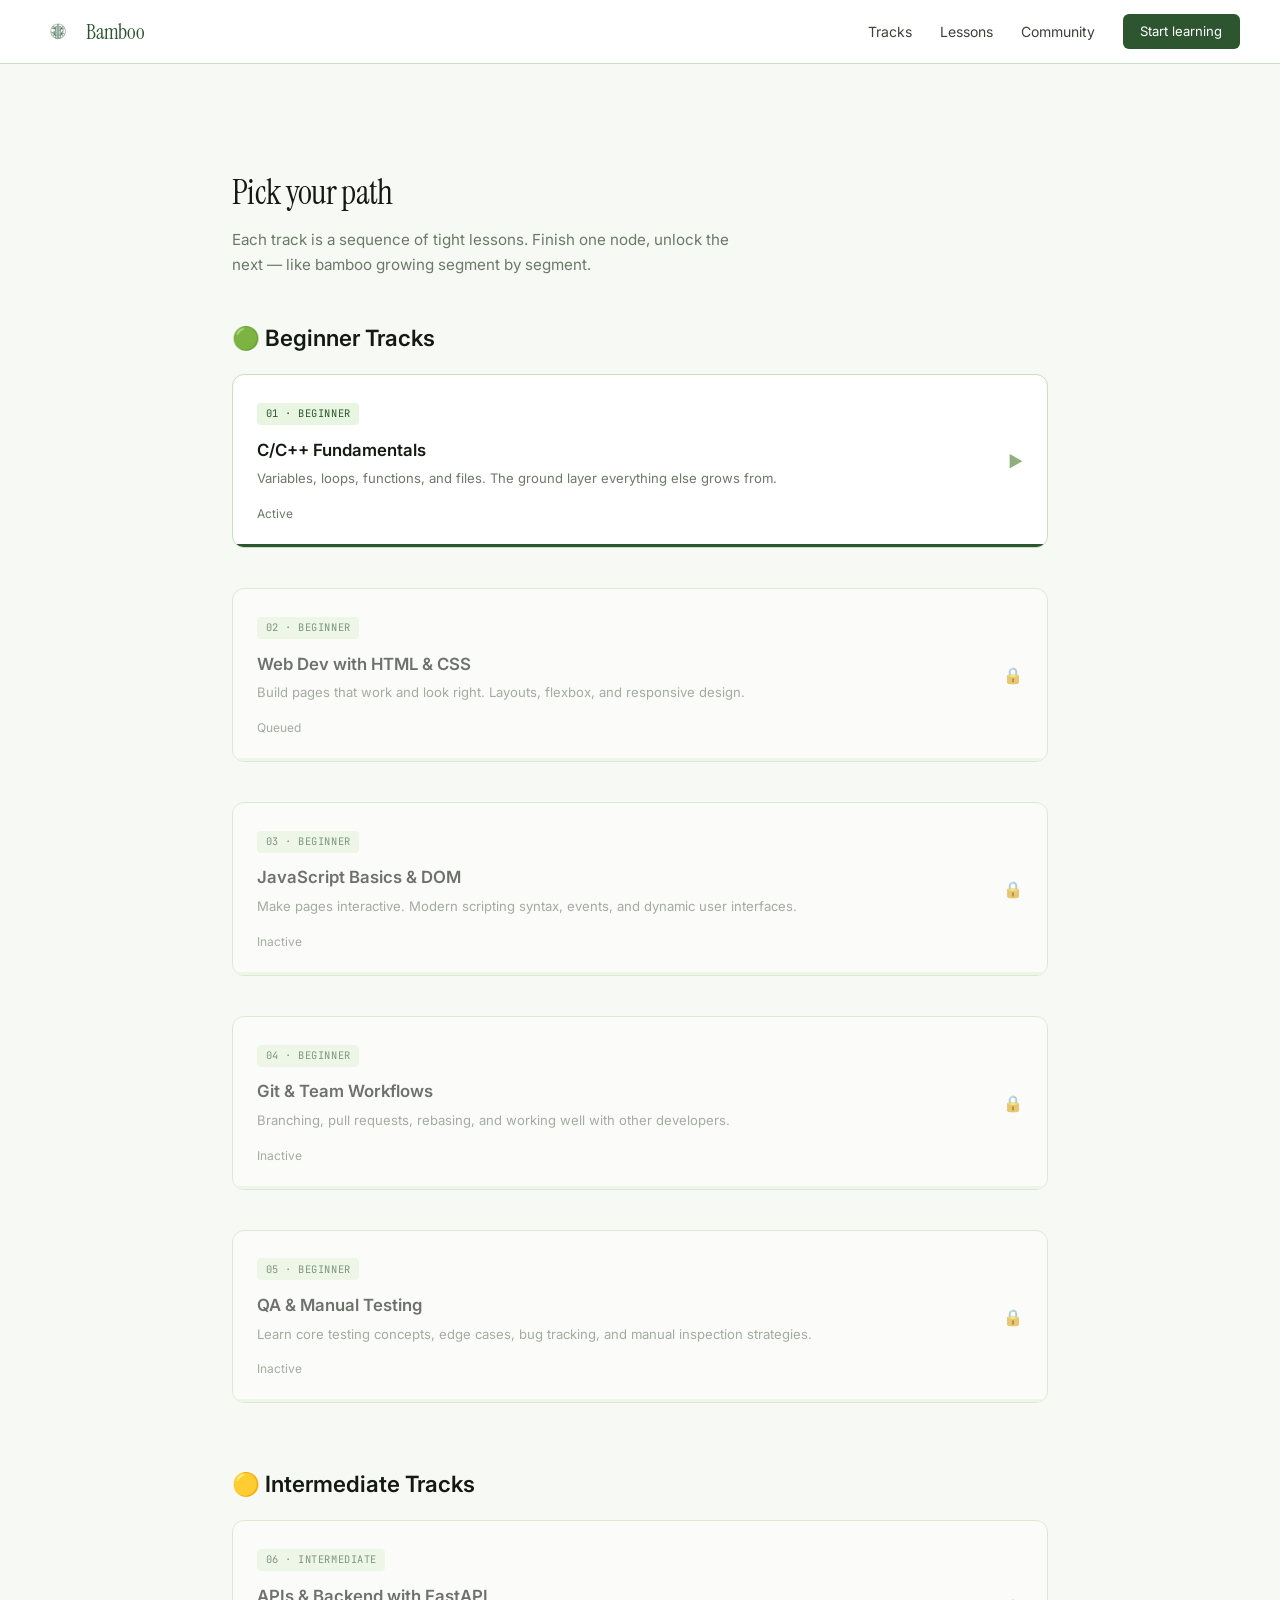
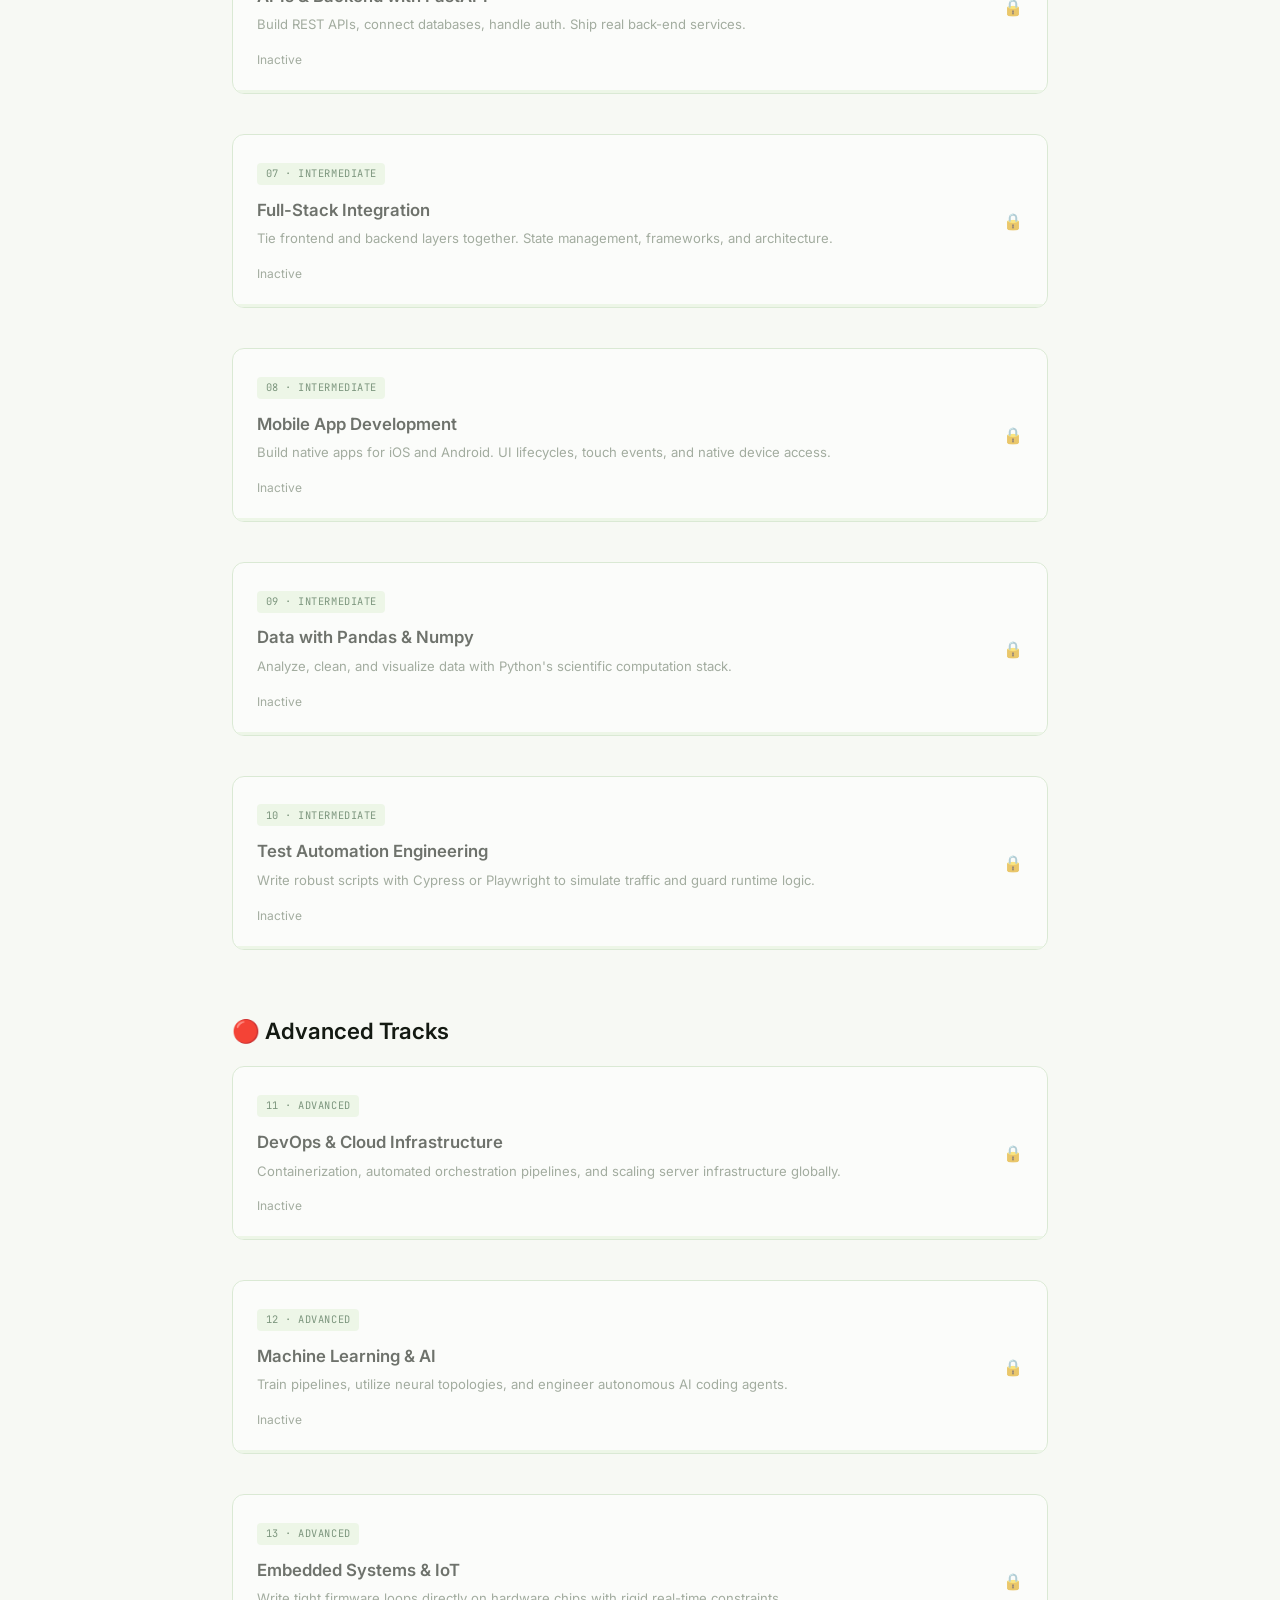
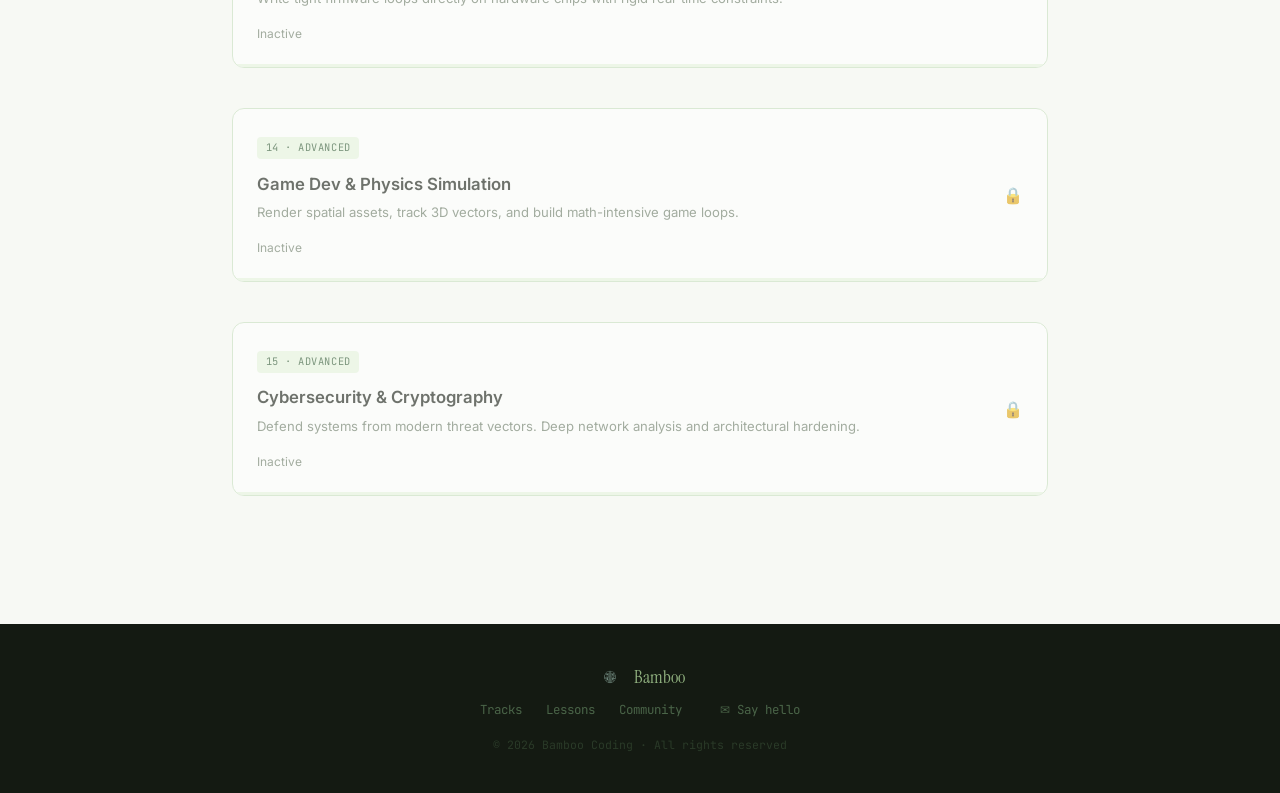
<file: html/lesson.html>
<!doctype html>
<html lang="en">
  <head>
    <meta charset="UTF-8" />
    <meta name="viewport" content="width=device-width, initial-scale=1.0" />
    <title>Lessons — Bamboo Coding</title>
    <link rel="preconnect" href="https://fonts.googleapis.com" />
    <link rel="preconnect" href="https://fonts.gstatic.com" crossorigin />
    
    <link
      href="https://fonts.googleapis.com/css2?family=Instrument+Serif:ital@0;1&family=JetBrains+Mono:wght@400;500&family=Inter:wght@400;500;600&display=swap"
      rel="stylesheet"
    />
    <link rel="stylesheet" href="/css/bamboo.css" />
    <link rel="stylesheet" href="/css/lesson.css" />
    <script src="/jsFiles/layout_Wrapper.js" defer></script>
    <script src="/jsFiles/lesson.js" defer></script>
  </head>
  <body>
    <div id="header"></div>

    <div class="section" id="tracks">
      <div class="container">
        <div class="section-title">Pick your path</div>
        <p class="section-sub">
          Each track is a sequence of tight lessons. Finish one node, unlock the
          next — like bamboo growing segment by segment.
        </p>

        <!-- BEGINNER  -->
        <div class="category-title">🟢 Beginner Tracks</div>
        <div class="tracks-grid" style="grid-template-columns: 1fr">
          <!-- 01 C/C++ Fundamentals -->
          <div class="lesson-merge-card" data-lesson="1" id="c-fundamentals">
            <div class="lesson-card-head" onclick="toggleLesson(this)">
              <div>
                <div class="track-tag">01 · BEGINNER</div>
                <h3>C/C++ Fundamentals</h3>
                <p>
                  Variables, loops, functions, and files. The ground layer
                  everything else grows from.
                </p>
                <div class="track-meta"><span>Active</span></div>
                <div class="track-bar">
                  <div class="track-bar-fill" style="width: 100%"></div>
                </div>
              </div>
              <span class="lesson-chevron">▶</span>
            </div>

            <div class="lesson-card-body">
              <div class="lesson-tabs">
                <button
                  class="lesson-tab is-active"
                  onclick="switchTab(this, 'video')"
                >
                  Video Tutorial
                </button>
                <button class="lesson-tab" onclick="switchTab(this, 'links')">
                  Links
                </button>
                <button class="lesson-tab" onclick="switchTab(this, 'notes')">
                  Notes & Document
                </button>
                <button class="lesson-tab" onclick="switchTab(this, 'cheat')">
                  Cheatsheet Summary
                </button>
                <button class="lesson-tab" onclick="switchTab(this, 'group')">
                  Chat Group
                </button>
              </div>

              <div class="lesson-pane is-active" data-pane="video">
                <div class="resource-link-wrapper">
                  <a
                    class="resource-btn"
                    href="https://www.youtube.com/watch?v=SVwnSldYMEw&list=PLIrPA8fMmKM8"
                    target="_blank"
                    rel="noopener"
                  >
                  Launch Video Tutorial Asset ↗
                </a>
              </div>
            </div>
            
            <div class="lesson-pane" data-pane="links">
        <div class="resource-link-wrapper">
          
          <!-- OS Selector Sub-Tabs -->
          <div class="os-selector-tabs" style="display: flex; gap: 8px; justify-content: center; margin-bottom: 16px;">
            <button class="os-btn is-active" onclick="switchOS(this, 'win')">🪟 Windows</button>
            <button class="os-btn" onclick="switchOS(this, 'mac')">🍎 macOS</button>
            <button class="os-btn" onclick="switchOS(this, 'linux')">🐧 Linux</button>
          </div>

          <!-- Windows Tools Pane -->
          <div class="os-pane is-active" data-os="win">
            <a
              class="resource-btn highlight-btn"
              href="https://github.com/bamboograss001-lab/BunchOfScript/releases/download/c-auto-environment-setup-v1.6.1/C_Environment_Setup.bat"
              target="_blank"
              rel="noopener"
            >
              Direct Automated C Environment Setup (Windows) ↗
            </a>
            </br></br><div class="resource-btn" style="text-decoration: none; text-emphasis: center;"">OR </div>
            </br></br><a
              class="resource-btn"
              href="https://code.visualstudio.com/"
              target="_blank"
              rel="noopener"
            >
              Visual Studio Code ↗
            </a></br>
            <a
              class="resource-btn"
              href="https://github.com/brechtsanders/winlibs_mingw/releases/download/16.1.0posix-14.0.0-msvcrt-r3/winlibs-x86_64-posix-seh-gcc-16.1.0-mingw-w64msvcrt-14.0.0-r3.zip"
              target="_blank"
              rel="noopener"
            >
              Standalone MinGW-w64 Compiler (GCC 16.1) ↗
            </a>
          </div>

          <!-- macos Tools Pane -->
          <div class="os-pane" data-os="mac" style="display: none;">
            <a
              class="resource-btn"
              href="https://code.visualstudio.com/"
              target="_blank"
              rel="noopener"
            >
              Visual Studio Code (macOS) ↗
            </a>
</br></br>
            <div class="resource-btn" style="text-decoration: none; text-align: center;">OR</div>
            <div class="code-block-wrapper" style="position: relative; margin-top: 12px;">
              <pre style="padding: 12px; border-radius: 6px; font-family: monospace; overflow-x: auto; margin: 0;"><code>xcode-select --install</code></pre>
              <button class="copy-btn" onclick="copyCode(this)" style="position: absolute; top: 6px; right: 6px; background: #333; color: #fff; border: 1px solid #555; border-radius: 4px; padding: 4px 8px; font-size: 0.75rem; cursor: pointer;">Copy</button>
            </div>
          </div>

          <!-- Linux Tools Pane -->
          <div class="os-pane" data-os="linux" style="display: none;">
            <a
              class="resource-btn"
              href="https://code.visualstudio.com/"
              target="_blank"
              rel="noopener"
            >
              Visual Studio Code (Linux .deb / .rpm) ↗
            </a>
            </br></br>
            <div class="resource-btn" style="text-decoration: none; text-align: center;">OR</div>
            <div class="code-block-wrapper" style="position: relative; margin-top: 12px;">
              <pre style="padding: 12px; border-radius: 6px; font-family: monospace; overflow-x: auto; margin: 0;"><code>wget -O vscode.deb "https://code.visualstudio.com/sha/download?build=stable&os=linux-deb-x64" </br>sudo apt update </br>sudo apt install -y ./vscode.deb </br>rm vscode.deb</br>
              </code></pre>
              <button class="copy-btn" onclick="copyCode(this)" style="position: absolute; top: 6px; right: 6px; background: #333; color: #fff; border: 1px solid #555; border-radius: 4px; padding: 4px 8px; font-size: 0.75rem; cursor: pointer;">Copy</button>
            </div>
          </div>

        </div>
      </div>

              <div class="lesson-pane" data-pane="notes">
                <div class="resource-link-wrapper">
                  <a
                    class="resource-btn"
                    href="https://github.com/bamboograss001-lab/learningC/"
                    target="_blank"
                    rel="noopener"
                  >
                    Download Notes File ↗
                  </a>
                </div>
              </div>

              <div class="lesson-pane" data-pane="cheat">
                <div class="resource-link-wrapper">
                  <a
                    class="resource-btn"
                    href="/cheatSheet/c_Program.html"
                    target="_blank"
                    rel="noopener"
                  >
                    Download Reference Cheatsheet File ↗
                  </a>
                </div>
              </div>
              <div class="lesson-pane" data-pane="group">
                <div class="resource-link-wrapper">
                  <div
                    class="qr-grid"
                    style="
                      grid-template-columns: repeat(2, minmax(0, 220px));
                      justify-content: center;
                    "
                  >
                    <div class="qr-card">
                      <div class="qr-tag">C/C++ GROUP</div>
                      <img class="qr-img" src="/photos/facebookGroupCepal.png" />
                      <div class="qr-name">Facebook Group</div>
                      <div class="qr-desc">
                        Ask questions, share your wins, get peer feedback
                      </div>
                    </div>
                    <div class="qr-card">
                      <div class="qr-tag">C/C++ GROUP</div>
                      <img class="qr-img" src="/photos/whatsAppGroupCepal.png" />
                      <div class="qr-name">WhatsApp Group</div>
                      <div class="qr-desc">
                        Daily tips, quick help &amp; community challenges
                      </div>
                    </div>
                  </div>
                </div>
              </div>
            </div>
          </div>

          <!-- 02 Web Dev -->
          <div
            class="lesson-merge-card is-locked"
            data-lesson="2"
            id="html-css"
          >
            <div class="lesson-card-head" onclick="toggleLesson(this)">
              <div>
                <div class="track-tag">02 · BEGINNER</div>
                <h3>Web Dev with HTML &amp; CSS</h3>
                <p>
                  Build pages that work and look right. Layouts, flexbox, and
                  responsive design.
                </p>
                <div class="track-meta"><span>Queued</span></div>
                <div class="track-bar">
                  <div class="track-bar-fill" style="width: 0%"></div>
                </div>
              </div>
              <span class="lesson-chevron">🔒</span>
            </div>

            <div class="lesson-card-body">
              <div class="lesson-tabs">
                <button
                  class="lesson-tab is-active"
                  onclick="switchTab(this, 'video')"
                >
                  Video Tutorial
                </button>
                <button class="lesson-tab" onclick="switchTab(this, 'notes')">
                  Notes Document
                </button>
                <button class="lesson-tab" onclick="switchTab(this, 'cheat')">
                  Cheatsheet Summary
                </button>
              </div>

              <div class="lesson-pane is-active" data-pane="video">
                <div class="resource-link-wrapper">
                  <a
                    class="resource-btn"
                    href="#"
                    target="_blank"
                    rel="noopener"
                  >
                    Launch Video Tutorial Asset ↗
                  </a>
                </div>
              </div>

              <div class="lesson-pane" data-pane="notes">
                <div class="resource-link-wrapper">
                  <a
                    class="resource-btn"
                    href="#"
                    target="_blank"
                    rel="noopener"
                  >
                    Download Notes File ↗
                  </a>
                </div>
              </div>

              <div class="lesson-pane" data-pane="cheat">
                <div class="resource-link-wrapper">
                  <a
                    class="resource-btn"
                    href="#"
                    target="_blank"
                    rel="noopener"
                  >
                    Download Reference Cheatsheet File ↗
                  </a>
                </div>
              </div>
            </div>
          </div>

          <!-- 03 JavaScript -->
          <div
            class="lesson-merge-card is-locked"
            data-lesson="3"
            id="javascript"
          >
            <div class="lesson-card-head" onclick="toggleLesson(this)">
              <div>
                <div class="track-tag">03 · BEGINNER</div>
                <h3>JavaScript Basics &amp; DOM</h3>
                <p>
                  Make pages interactive. Modern scripting syntax, events, and
                  dynamic user interfaces.
                </p>
                <div class="track-meta"><span>Inactive</span></div>
                <div class="track-bar">
                  <div class="track-bar-fill" style="width: 0%"></div>
                </div>
              </div>
              <span class="lesson-chevron">🔒</span>
            </div>

            <div class="lesson-card-body">
              <div class="lesson-tabs">
                <button
                  class="lesson-tab is-active"
                  onclick="switchTab(this, 'video')"
                >
                  Video Tutorial
                </button>
                <button class="lesson-tab" onclick="switchTab(this, 'notes')">
                  Notes Document
                </button>
                <button class="lesson-tab" onclick="switchTab(this, 'cheat')">
                  Cheatsheet Summary
                </button>
              </div>

              <div class="lesson-pane is-active" data-pane="video">
                <div class="resource-link-wrapper">
                  <a
                    class="resource-btn"
                    href="#"
                    target="_blank"
                    rel="noopener"
                  >
                    Launch Video Tutorial Asset ↗
                  </a>
                </div>
              </div>

              <div class="lesson-pane" data-pane="notes">
                <div class="resource-link-wrapper">
                  <a
                    class="resource-btn"
                    href="#"
                    target="_blank"
                    rel="noopener"
                  >
                    Download Notes File ↗
                  </a>
                </div>
              </div>

              <div class="lesson-pane" data-pane="cheat">
                <div class="resource-link-wrapper">
                  <a
                    class="resource-btn"
                    href="#"
                    target="_blank"
                    rel="noopener"
                  >
                    Download Reference Cheatsheet File ↗
                  </a>
                </div>
              </div>
            </div>
          </div>

          <!-- 04 Git & Workflows -->
          <div
            class="lesson-merge-card is-locked"
            data-lesson="4"
            id="git-workflows"
          >
            <div class="lesson-card-head" onclick="toggleLesson(this)">
              <div>
                <div class="track-tag">04 · BEGINNER</div>
                <h3>Git &amp; Team Workflows</h3>
                <p>
                  Branching, pull requests, rebasing, and working well with
                  other developers.
                </p>
                <div class="track-meta"><span>Inactive</span></div>
                <div class="track-bar">
                  <div class="track-bar-fill" style="width: 0%"></div>
                </div>
              </div>
              <span class="lesson-chevron">🔒</span>
            </div>

            <div class="lesson-card-body">
              <div class="lesson-tabs">
                <button
                  class="lesson-tab is-active"
                  onclick="switchTab(this, 'video')"
                >
                  Video Tutorial
                </button>
                <button class="lesson-tab" onclick="switchTab(this, 'notes')">
                  Notes Document
                </button>
                <button class="lesson-tab" onclick="switchTab(this, 'cheat')">
                  Cheatsheet Summary
                </button>
              </div>

              <div class="lesson-pane is-active" data-pane="video">
                <div class="resource-link-wrapper">
                  <a
                    class="resource-btn"
                    href="#"
                    target="_blank"
                    rel="noopener"
                  >
                    Launch Video Tutorial Asset ↗
                  </a>
                </div>
              </div>

              <div class="lesson-pane" data-pane="notes">
                <div class="resource-link-wrapper">
                  <a
                    class="resource-btn"
                    href="#"
                    target="_blank"
                    rel="noopener"
                  >
                    Download Notes File ↗
                  </a>
                </div>
              </div>

              <div class="lesson-pane" data-pane="cheat">
                <div class="resource-link-wrapper">
                  <a
                    class="resource-btn"
                    href="#"
                    target="_blank"
                    rel="noopener"
                  >
                    Download Reference Cheatsheet File ↗
                  </a>
                </div>
              </div>
            </div>
          </div>

          <!-- 05 QA & Testing -->
          <div
            class="lesson-merge-card is-locked"
            data-lesson="5"
            id="qa-testing"
          >
            <div class="lesson-card-head" onclick="toggleLesson(this)">
              <div>
                <div class="track-tag">05 · BEGINNER</div>
                <h3>QA &amp; Manual Testing</h3>
                <p>
                  Learn core testing concepts, edge cases, bug tracking, and
                  manual inspection strategies.
                </p>
                <div class="track-meta"><span>Inactive</span></div>
                <div class="track-bar">
                  <div class="track-bar-fill" style="width: 0%"></div>
                </div>
              </div>
              <span class="lesson-chevron">🔒</span>
            </div>

            <div class="lesson-card-body">
              <div class="lesson-tabs">
                <button
                  class="lesson-tab is-active"
                  onclick="switchTab(this, 'video')"
                >
                  Video Tutorial
                </button>
                <button class="lesson-tab" onclick="switchTab(this, 'notes')">
                  Notes Document
                </button>
                <button class="lesson-tab" onclick="switchTab(this, 'cheat')">
                  Cheatsheet Summary
                </button>
              </div>

              <div class="lesson-pane is-active" data-pane="video">
                <div class="resource-link-wrapper">
                  <a
                    class="resource-btn"
                    href="#"
                    target="_blank"
                    rel="noopener"
                  >
                    Launch Video Tutorial Asset ↗
                  </a>
                </div>
              </div>

              <div class="lesson-pane" data-pane="notes">
                <div class="resource-link-wrapper">
                  <a
                    class="resource-btn"
                    href="#"
                    target="_blank"
                    rel="noopener"
                  >
                    Download Notes File ↗
                  </a>
                </div>
              </div>

              <div class="lesson-pane" data-pane="cheat">
                <div class="resource-link-wrapper">
                  <a
                    class="resource-btn"
                    href="#"
                    target="_blank"
                    rel="noopener"
                  >
                    Download Reference Cheatsheet File ↗
                  </a>
                </div>
              </div>
            </div>
          </div>
        </div>

        <!-- INTERMEDIATE TRACKS  -->
        <div class="category-title">🟡 Intermediate Tracks</div>
        <div class="tracks-grid" style="grid-template-columns: 1fr">
          <!-- 06 FastAPI Backend -->
          <div
            class="lesson-merge-card is-locked"
            data-lesson="6"
            id="fastapi-backend"
          >
            <div class="lesson-card-head" onclick="toggleLesson(this)">
              <div>
                <div class="track-tag">06 · INTERMEDIATE</div>
                <h3>APIs &amp; Backend with FastAPI</h3>
                <p>
                  Build REST APIs, connect databases, handle auth. Ship real
                  back-end services.
                </p>
                <div class="track-meta"><span>Inactive</span></div>
                <div class="track-bar">
                  <div class="track-bar-fill" style="width: 0%"></div>
                </div>
              </div>
              <span class="lesson-chevron">🔒</span>
            </div>

            <div class="lesson-card-body">
              <div class="lesson-tabs">
                <button
                  class="lesson-tab is-active"
                  onclick="switchTab(this, 'video')"
                >
                  Video Tutorial
                </button>
                <button class="lesson-tab" onclick="switchTab(this, 'notes')">
                  Notes Document
                </button>
                <button class="lesson-tab" onclick="switchTab(this, 'cheat')">
                  Cheatsheet Summary
                </button>
              </div>

              <div class="lesson-pane is-active" data-pane="video">
                <div class="resource-link-wrapper">
                  <a
                    class="resource-btn"
                    href="#"
                    target="_blank"
                    rel="noopener"
                  >
                    Launch Video Tutorial Asset ↗
                  </a>
                </div>
              </div>

              <div class="lesson-pane" data-pane="notes">
                <div class="resource-link-wrapper">
                  <a
                    class="resource-btn"
                    href="#"
                    target="_blank"
                    rel="noopener"
                  >
                    Download Notes File ↗
                  </a>
                </div>
              </div>

              <div class="lesson-pane" data-pane="cheat">
                <div class="resource-link-wrapper">
                  <a
                    class="resource-btn"
                    href="#"
                    target="_blank"
                    rel="noopener"
                  >
                    Download Reference Cheatsheet File ↗
                  </a>
                </div>
              </div>
            </div>
          </div>

          <!-- 07 Full-Stack -->
          <div
            class="lesson-merge-card is-locked"
            data-lesson="7"
            id="fullstack-integration"
          >
            <div class="lesson-card-head" onclick="toggleLesson(this)">
              <div>
                <div class="track-tag">07 · INTERMEDIATE</div>
                <h3>Full-Stack Integration</h3>
                <p>
                  Tie frontend and backend layers together. State management,
                  frameworks, and architecture.
                </p>
                <div class="track-meta"><span>Inactive</span></div>
                <div class="track-bar">
                  <div class="track-bar-fill" style="width: 0%"></div>
                </div>
              </div>
              <span class="lesson-chevron">🔒</span>
            </div>

            <div class="lesson-card-body">
              <div class="lesson-tabs">
                <button
                  class="lesson-tab is-active"
                  onclick="switchTab(this, 'video')"
                >
                  Video Tutorial
                </button>
                <button class="lesson-tab" onclick="switchTab(this, 'notes')">
                  Notes Document
                </button>
                <button class="lesson-tab" onclick="switchTab(this, 'cheat')">
                  Cheatsheet Summary
                </button>
              </div>

              <div class="lesson-pane is-active" data-pane="video">
                <div class="resource-link-wrapper">
                  <a
                    class="resource-btn"
                    href="#"
                    target="_blank"
                    rel="noopener"
                  >
                    Launch Video Tutorial Asset ↗
                  </a>
                </div>
              </div>

              <div class="lesson-pane" data-pane="notes">
                <div class="resource-link-wrapper">
                  <a
                    class="resource-btn"
                    href="#"
                    target="_blank"
                    rel="noopener"
                  >
                    Download Notes File ↗
                  </a>
                </div>
              </div>

              <div class="lesson-pane" data-pane="cheat">
                <div class="resource-link-wrapper">
                  <a
                    class="resource-btn"
                    href="#"
                    target="_blank"
                    rel="noopener"
                  >
                    Download Reference Cheatsheet File ↗
                  </a>
                </div>
              </div>
            </div>
          </div>

          <!-- 08 Mobile Dev -->
          <div
            class="lesson-merge-card is-locked"
            data-lesson="8"
            id="mobile-dev"
          >
            <div class="lesson-card-head" onclick="toggleLesson(this)">
              <div>
                <div class="track-tag">08 · INTERMEDIATE</div>
                <h3>Mobile App Development</h3>
                <p>
                  Build native apps for iOS and Android. UI lifecycles, touch
                  events, and native device access.
                </p>
                <div class="track-meta"><span>Inactive</span></div>
                <div class="track-bar">
                  <div class="track-bar-fill" style="width: 0%"></div>
                </div>
              </div>
              <span class="lesson-chevron">🔒</span>
            </div>

            <div class="lesson-card-body">
              <div class="lesson-tabs">
                <button
                  class="lesson-tab is-active"
                  onclick="switchTab(this, 'video')"
                >
                  Video Tutorial
                </button>
                <button class="lesson-tab" onclick="switchTab(this, 'notes')">
                  Notes Document
                </button>
                <button class="lesson-tab" onclick="switchTab(this, 'cheat')">
                  Cheatsheet Summary
                </button>
              </div>

              <div class="lesson-pane is-active" data-pane="video">
                <div class="resource-link-wrapper">
                  <a
                    class="resource-btn"
                    href="#"
                    target="_blank"
                    rel="noopener"
                  >
                    Launch Video Tutorial Asset ↗
                  </a>
                </div>
              </div>

              <div class="lesson-pane" data-pane="notes">
                <div class="resource-link-wrapper">
                  <a
                    class="resource-btn"
                    href="#"
                    target="_blank"
                    rel="noopener"
                  >
                    Download Notes File ↗
                  </a>
                </div>
              </div>

              <div class="lesson-pane" data-pane="cheat">
                <div class="resource-link-wrapper">
                  <a
                    class="resource-btn"
                    href="#"
                    target="_blank"
                    rel="noopener"
                  >
                    Download Reference Cheatsheet File ↗
                  </a>
                </div>
              </div>
            </div>
          </div>

          <!-- 09 Data Stack -->
          <div
            class="lesson-merge-card is-locked"
            data-lesson="9"
            id="data-pandas"
          >
            <div class="lesson-card-head" onclick="toggleLesson(this)">
              <div>
                <div class="track-tag">09 · INTERMEDIATE</div>
                <h3>Data with Pandas &amp; Numpy</h3>
                <p>
                  Analyze, clean, and visualize data with Python's scientific
                  computation stack.
                </p>
                <div class="track-meta"><span>Inactive</span></div>
                <div class="track-bar">
                  <div class="track-bar-fill" style="width: 0%"></div>
                </div>
              </div>
              <span class="lesson-chevron">🔒</span>
            </div>

            <div class="lesson-card-body">
              <div class="lesson-tabs">
                <button
                  class="lesson-tab is-active"
                  onclick="switchTab(this, 'video')"
                >
                  Video Tutorial
                </button>
                <button class="lesson-tab" onclick="switchTab(this, 'notes')">
                  Notes Document
                </button>
                <button class="lesson-tab" onclick="switchTab(this, 'cheat')">
                  Cheatsheet Summary
                </button>
              </div>

              <div class="lesson-pane is-active" data-pane="video">
                <div class="resource-link-wrapper">
                  <a
                    class="resource-btn"
                    href="#"
                    target="_blank"
                    rel="noopener"
                  >
                    Launch Video Tutorial Asset ↗
                  </a>
                </div>
              </div>

              <div class="lesson-pane" data-pane="notes">
                <div class="resource-link-wrapper">
                  <a
                    class="resource-btn"
                    href="#"
                    target="_blank"
                    rel="noopener"
                  >
                    Download Notes File ↗
                  </a>
                </div>
              </div>

              <div class="lesson-pane" data-pane="cheat">
                <div class="resource-link-wrapper">
                  <a
                    class="resource-btn"
                    href="#"
                    target="_blank"
                    rel="noopener"
                  >
                    Download Reference Cheatsheet File ↗
                  </a>
                </div>
              </div>
            </div>
          </div>

          <!-- 10 Test Automation -->
          <div
            class="lesson-merge-card is-locked"
            data-lesson="10"
            id="test-automation"
          >
            <div class="lesson-card-head" onclick="toggleLesson(this)">
              <div>
                <div class="track-tag">10 · INTERMEDIATE</div>
                <h3>Test Automation Engineering</h3>
                <p>
                  Write robust scripts with Cypress or Playwright to simulate
                  traffic and guard runtime logic.
                </p>
                <div class="track-meta"><span>Inactive</span></div>
                <div class="track-bar">
                  <div class="track-bar-fill" style="width: 0%"></div>
                </div>
              </div>
              <span class="lesson-chevron">🔒</span>
            </div>

            <div class="lesson-card-body">
              <div class="lesson-tabs">
                <button
                  class="lesson-tab is-active"
                  onclick="switchTab(this, 'video')"
                >
                  Video Tutorial
                </button>
                <button class="lesson-tab" onclick="switchTab(this, 'notes')">
                  Notes Document
                </button>
                <button class="lesson-tab" onclick="switchTab(this, 'cheat')">
                  Cheatsheet Summary
                </button>
              </div>

              <div class="lesson-pane is-active" data-pane="video">
                <div class="resource-link-wrapper">
                  <a
                    class="resource-btn"
                    href="#"
                    target="_blank"
                    rel="noopener"
                  >
                    Launch Video Tutorial Asset ↗
                  </a>
                </div>
              </div>

              <div class="lesson-pane" data-pane="notes">
                <div class="resource-link-wrapper">
                  <a
                    class="resource-btn"
                    href="#"
                    target="_blank"
                    rel="noopener"
                  >
                    Download Notes File ↗
                  </a>
                </div>
              </div>

              <div class="lesson-pane" data-pane="cheat">
                <div class="resource-link-wrapper">
                  <a
                    class="resource-btn"
                    href="#"
                    target="_blank"
                    rel="noopener"
                  >
                    Download Reference Cheatsheet File ↗
                  </a>
                </div>
              </div>
            </div>
          </div>
        </div>

        <!-- ADVANCED TRACKS -->
        <div class="category-title">🔴 Advanced Tracks</div>
        <div class="tracks-grid" style="grid-template-columns: 1fr">
          <!-- 11 DevOps -->
          <div
            class="lesson-merge-card is-locked"
            data-lesson="11"
            id="devops-cloud"
          >
            <div class="lesson-card-head" onclick="toggleLesson(this)">
              <div>
                <div class="track-tag">11 · ADVANCED</div>
                <h3>DevOps &amp; Cloud Infrastructure</h3>
                <p>
                  Containerization, automated orchestration pipelines, and
                  scaling server infrastructure globally.
                </p>
                <div class="track-meta"><span>Inactive</span></div>
                <div class="track-bar">
                  <div class="track-bar-fill" style="width: 0%"></div>
                </div>
              </div>
              <span class="lesson-chevron">🔒</span>
            </div>

            <div class="lesson-card-body">
              <div class="lesson-tabs">
                <button
                  class="lesson-tab is-active"
                  onclick="switchTab(this, 'video')"
                >
                  Video Tutorial
                </button>
                <button class="lesson-tab" onclick="switchTab(this, 'notes')">
                  Notes Document
                </button>
                <button class="lesson-tab" onclick="switchTab(this, 'cheat')">
                  Cheatsheet Summary
                </button>
              </div>

              <div class="lesson-pane is-active" data-pane="video">
                <div class="resource-link-wrapper">
                  <a
                    class="resource-btn"
                    href="#"
                    target="_blank"
                    rel="noopener"
                  >
                    Launch Video Tutorial Asset ↗
                  </a>
                </div>
              </div>

              <div class="lesson-pane" data-pane="notes">
                <div class="resource-link-wrapper">
                  <a
                    class="resource-btn"
                    href="#"
                    target="_blank"
                    rel="noopener"
                  >
                    Download Notes File ↗
                  </a>
                </div>
              </div>

              <div class="lesson-pane" data-pane="cheat">
                <div class="resource-link-wrapper">
                  <a
                    class="resource-btn"
                    href="#"
                    target="_blank"
                    rel="noopener"
                  >
                    Download Reference Cheatsheet File ↗
                  </a>
                </div>
              </div>
            </div>
          </div>

          <!-- 12 Machine Learning -->
          <div
            class="lesson-merge-card is-locked"
            data-lesson="12"
            id="machine-learning"
          >
            <div class="lesson-card-head" onclick="toggleLesson(this)">
              <div>
                <div class="track-tag">12 · ADVANCED</div>
                <h3>Machine Learning &amp; AI</h3>
                <p>
                  Train pipelines, utilize neural topologies, and engineer
                  autonomous AI coding agents.
                </p>
                <div class="track-meta"><span>Inactive</span></div>
                <div class="track-bar">
                  <div class="track-bar-fill" style="width: 0%"></div>
                </div>
              </div>
              <span class="lesson-chevron">🔒</span>
            </div>

            <div class="lesson-card-body">
              <div class="lesson-tabs">
                <button
                  class="lesson-tab is-active"
                  onclick="switchTab(this, 'video')"
                >
                  Video Tutorial
                </button>
                <button class="lesson-tab" onclick="switchTab(this, 'notes')">
                  Notes Document
                </button>
                <button class="lesson-tab" onclick="switchTab(this, 'cheat')">
                  Cheatsheet Summary
                </button>
              </div>

              <div class="lesson-pane is-active" data-pane="video">
                <div class="resource-link-wrapper">
                  <a
                    class="resource-btn"
                    href="#"
                    target="_blank"
                    rel="noopener"
                  >
                    Launch Video Tutorial Asset ↗
                  </a>
                </div>
              </div>

              <div class="lesson-pane" data-pane="notes">
                <div class="resource-link-wrapper">
                  <a
                    class="resource-btn"
                    href="#"
                    target="_blank"
                    rel="noopener"
                  >
                    Download Notes File ↗
                  </a>
                </div>
              </div>

              <div class="lesson-pane" data-pane="cheat">
                <div class="resource-link-wrapper">
                  <a
                    class="resource-btn"
                    href="#"
                    target="_blank"
                    rel="noopener"
                  >
                    Download Reference Cheatsheet File ↗
                  </a>
                </div>
              </div>
            </div>
          </div>

          <!-- 13 Embedded Systems -->
          <div
            class="lesson-merge-card is-locked"
            data-lesson="13"
            id="embedded-iot"
          >
            <div class="lesson-card-head" onclick="toggleLesson(this)">
              <div>
                <div class="track-tag">13 · ADVANCED</div>
                <h3>Embedded Systems &amp; IoT</h3>
                <p>
                  Write tight firmware loops directly on hardware chips with
                  rigid real-time constraints.
                </p>
                <div class="track-meta"><span>Inactive</span></div>
                <div class="track-bar">
                  <div class="track-bar-fill" style="width: 0%"></div>
                </div>
              </div>
              <span class="lesson-chevron">🔒</span>
            </div>

            <div class="lesson-card-body">
              <div class="lesson-tabs">
                <button
                  class="lesson-tab is-active"
                  onclick="switchTab(this, 'video')"
                >
                  Video Tutorial
                </button>
                <button class="lesson-tab" onclick="switchTab(this, 'notes')">
                  Notes Document
                </button>
                <button class="lesson-tab" onclick="switchTab(this, 'cheat')">
                  Cheatsheet Summary
                </button>
              </div>

              <div class="lesson-pane is-active" data-pane="video">
                <div class="resource-link-wrapper">
                  <a
                    class="resource-btn"
                    href="#"
                    target="_blank"
                    rel="noopener"
                  >
                    Launch Video Tutorial Asset ↗
                  </a>
                </div>
              </div>

              <div class="lesson-pane" data-pane="notes">
                <div class="resource-link-wrapper">
                  <a
                    class="resource-btn"
                    href="#"
                    target="_blank"
                    rel="noopener"
                  >
                    Download Notes File ↗
                  </a>
                </div>
              </div>

              <div class="lesson-pane" data-pane="cheat">
                <div class="resource-link-wrapper">
                  <a
                    class="resource-btn"
                    href="#"
                    target="_blank"
                    rel="noopener"
                  >
                    Download Reference Cheatsheet File ↗
                  </a>
                </div>
              </div>
            </div>
          </div>

          <!-- 14 Game Dev -->
          <div
            class="lesson-merge-card is-locked"
            data-lesson="14"
            id="game-dev"
          >
            <div class="lesson-card-head" onclick="toggleLesson(this)">
              <div>
                <div class="track-tag">14 · ADVANCED</div>
                <h3>Game Dev &amp; Physics Simulation</h3>
                <p>
                  Render spatial assets, track 3D vectors, and build
                  math-intensive game loops.
                </p>
                <div class="track-meta"><span>Inactive</span></div>
                <div class="track-bar">
                  <div class="track-bar-fill" style="width: 0%"></div>
                </div>
              </div>
              <span class="lesson-chevron">🔒</span>
            </div>

            <div class="lesson-card-body">
              <div class="lesson-tabs">
                <button
                  class="lesson-tab is-active"
                  onclick="switchTab(this, 'video')"
                >
                  Video Tutorial
                </button>
                <button class="lesson-tab" onclick="switchTab(this, 'notes')">
                  Notes Document
                </button>
                <button class="lesson-tab" onclick="switchTab(this, 'cheat')">
                  Cheatsheet Summary
                </button>
              </div>

              <div class="lesson-pane is-active" data-pane="video">
                <div class="resource-link-wrapper">
                  <a
                    class="resource-btn"
                    href="#"
                    target="_blank"
                    rel="noopener"
                  >
                    Launch Video Tutorial Asset ↗
                  </a>
                </div>
              </div>

              <div class="lesson-pane" data-pane="notes">
                <div class="resource-link-wrapper">
                  <a
                    class="resource-btn"
                    href="#"
                    target="_blank"
                    rel="noopener"
                  >
                    Download Notes File ↗
                  </a>
                </div>
              </div>

              <div class="lesson-pane" data-pane="cheat">
                <div class="resource-link-wrapper">
                  <a
                    class="resource-btn"
                    href="#"
                    target="_blank"
                    rel="noopener"
                  >
                    Download Reference Cheatsheet File ↗
                  </a>
                </div>
              </div>
            </div>
          </div>

          <!-- 15 Cybersecurity -->
          <div
            class="lesson-merge-card is-locked"
            data-lesson="15"
            id="cybersecurity"
          >
            <div class="lesson-card-head" onclick="toggleLesson(this)">
              <div>
                <div class="track-tag">15 · ADVANCED</div>
                <h3>Cybersecurity &amp; Cryptography</h3>
                <p>
                  Defend systems from modern threat vectors. Deep network
                  analysis and architectural hardening.
                </p>
                <div class="track-meta"><span>Inactive</span></div>
                <div class="track-bar">
                  <div class="track-bar-fill" style="width: 0%"></div>
                </div>
              </div>
              <span class="lesson-chevron">🔒</span>
            </div>

            <div class="lesson-card-body">
              <div class="lesson-tabs">
                <button
                  class="lesson-tab is-active"
                  onclick="switchTab(this, 'video')"
                >
                  Video Tutorial
                </button>
                <button class="lesson-tab" onclick="switchTab(this, 'notes')">
                  Notes Document
                </button>
                <button class="lesson-tab" onclick="switchTab(this, 'cheat')">
                  Cheatsheet Summary
                </button>
              </div>

              <div class="lesson-pane is-active" data-pane="video">
                <div class="resource-link-wrapper">
                  <a
                    class="resource-btn"
                    href="#"
                    target="_blank"
                    rel="noopener"
                  >
                    Launch Video Tutorial Asset ↗
                  </a>
                </div>
              </div>

              <div class="lesson-pane" data-pane="notes">
                <div class="resource-link-wrapper">
                  <a
                    class="resource-btn"
                    href="#"
                    target="_blank"
                    rel="noopener"
                  >
                    Download Notes File ↗
                  </a>
                </div>
              </div>

              <div class="lesson-pane" data-pane="cheat">
                <div class="resource-link-wrapper">
                  <a
                    class="resource-btn"
                    href="#"
                    target="_blank"
                    rel="noopener"
                  >
                    Download Reference Cheatsheet File ↗
                  </a>
                </div>
              </div>
            </div>
          </div>
        </div>
      </div>
    </div>

    <div id="footer"></div>
  </body>
</html>
</file>
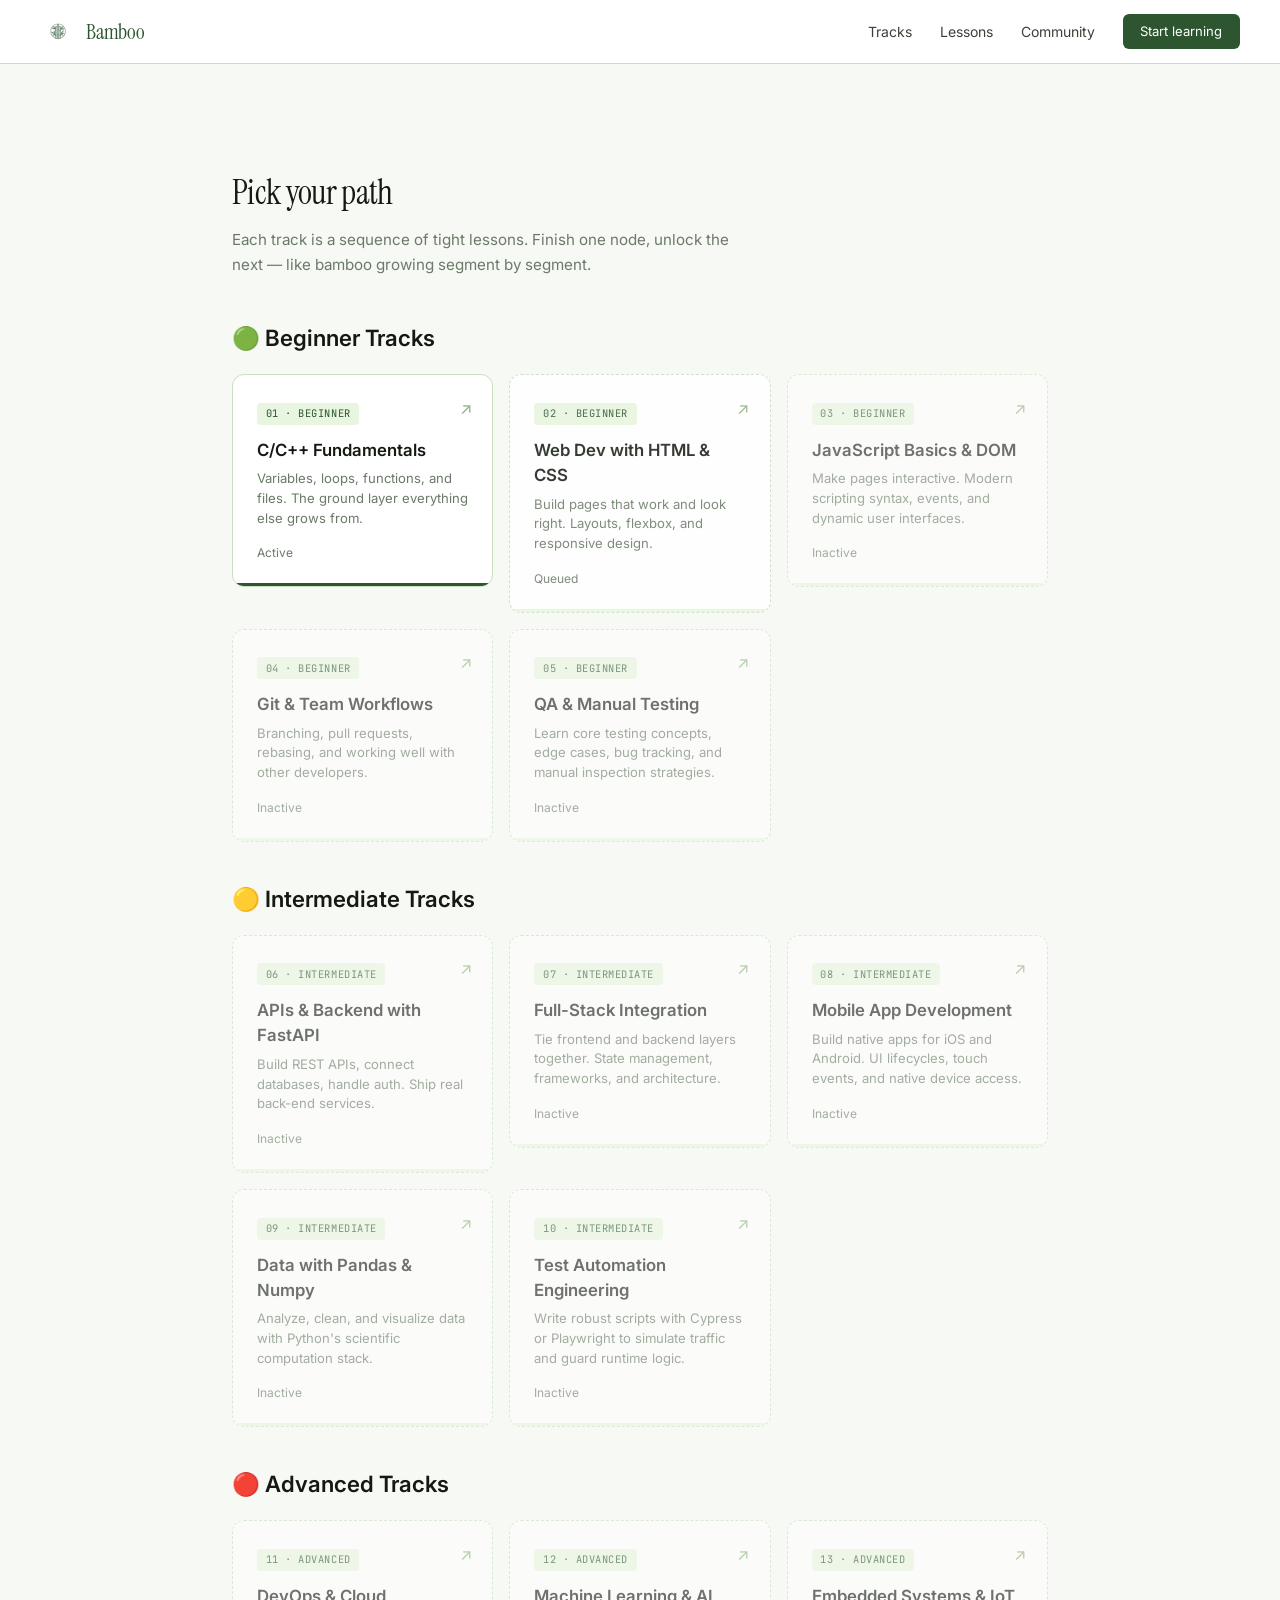
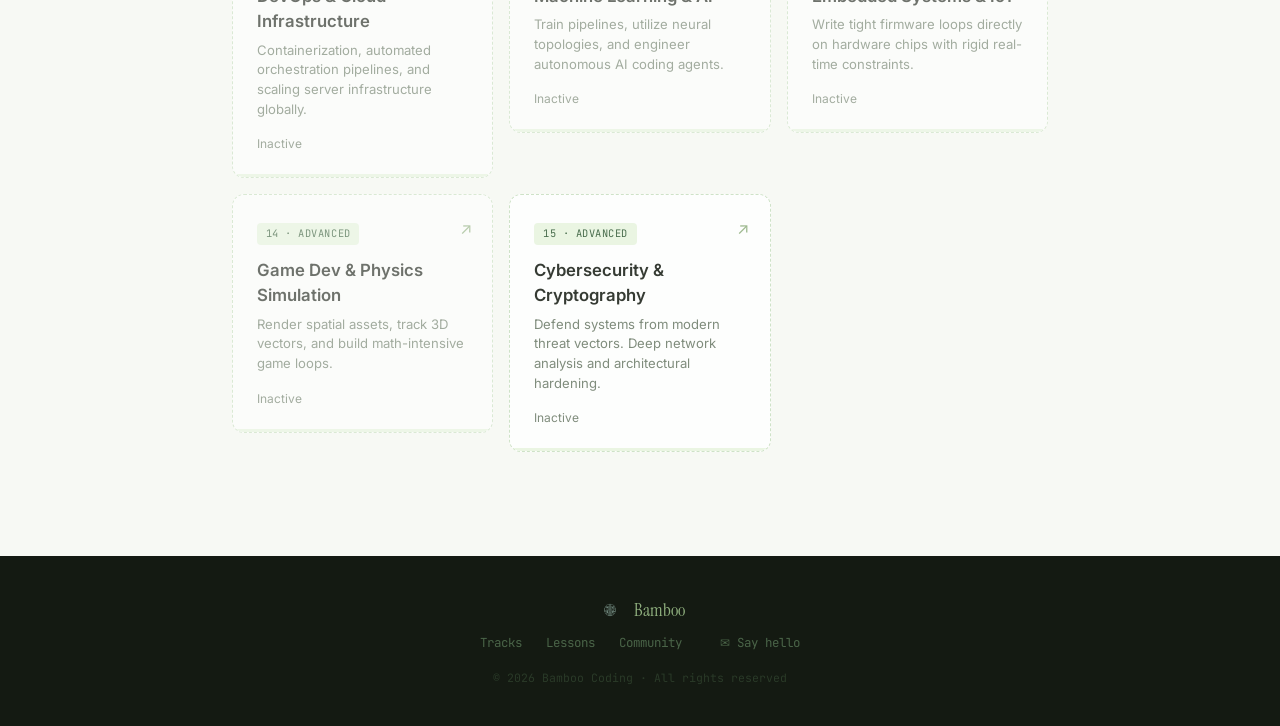
<file: html/tracks.html>
<!DOCTYPE html>
<html lang="en">
<head>
<meta charset="UTF-8">
<meta name="viewport" content="width=device-width, initial-scale=1.0">
<title>All Study Tracks — Bamboo Coding</title>
<link rel="preconnect" href="https://fonts.googleapis.com">
<link rel="preconnect" href="https://fonts.gstatic.com" crossorigin>
<link href="https://fonts.googleapis.com/css2?family=Instrument+Serif:ital@0;1&family=JetBrains+Mono:wght@400;500&family=Inter:wght@400;500;600&display=swap" rel="stylesheet">
<link rel="stylesheet" href="/css/bamboo.css">
<link rel="stylesheet" href="/css/lesson.css">
<script src="/jsFiles/layout_Wrapper.js" defer></script>
<style>
  .track-card-link {
    text-decoration: none;
    color: inherit;
    display: block;
  }
</style>
</head>
<body>

  <div id="header"></div>

  <div class="section" id="tracks">
    <div class="container">
      <div class="section-title">Pick your path</div>
      <p class="section-sub">Each track is a sequence of tight lessons. Finish one node, unlock the next — like bamboo growing segment by segment.</p>
      
      <!--  BEGINNER TRACKS  -->
      <div class="category-title">🟢 Beginner Tracks</div>
      <div class="tracks-grid">
        
        <!-- 01 C/C++ Fundamentals -->
        <a href="/html/lesson.html#c-fundamentals" class="track-card-link">
          <div class="track-card">
            <div class="track-arrow">↗</div>
            <div class="track-tag">01 · BEGINNER</div>
            <h3>C/C++ Fundamentals</h3>
            <p>Variables, loops, functions, and files. The ground layer everything else grows from.</p>
            <div class="track-meta"><span>Active</span></div>
            <div class="track-bar"><div class="track-bar-fill" style="width:100%"></div></div>
          </div>
        </a>

        <!-- 02 Web Dev -->
        <a href="/html/lesson.html#html-css" class="track-card-link">
          <div class="track-card" style="border-style:dashed;opacity:0.85;">
            <div class="track-arrow">↗</div>
            <div class="track-tag">02 · BEGINNER</div>
            <h3>Web Dev with HTML &amp; CSS</h3>
            <p>Build pages that work and look right. Layouts, flexbox, and responsive design.</p>
            <div class="track-meta"><span>Queued</span></div>
            <div class="track-bar"><div class="track-bar-fill" style="width:0%"></div></div>
          </div>
        </a>

        <!-- 03 JavaScript -->
        <a href="/html/lesson.html#javascript" class="track-card-link">
          <div class="track-card" style="border-style:dashed;opacity:0.6;">
            <div class="track-arrow">↗</div>
            <div class="track-tag">03 · BEGINNER</div>
            <h3>JavaScript Basics &amp; DOM</h3>
            <p>Make pages interactive. Modern scripting syntax, events, and dynamic user interfaces.</p>
            <div class="track-meta"><span>Inactive</span></div>
            <div class="track-bar"><div class="track-bar-fill" style="width:0%"></div></div>
          </div>
        </a>

        <!-- 04 Git & Team Workflows -->
        <a href="/html/lesson.html#git-workflows" class="track-card-link">
          <div class="track-card" style="border-style:dashed;opacity:0.6;">
            <div class="track-arrow">↗</div>
            <div class="track-tag">04 · BEGINNER</div>
            <h3>Git &amp; Team Workflows</h3>
            <p>Branching, pull requests, rebasing, and working well with other developers.</p>
            <div class="track-meta"><span>Inactive</span></div>
            <div class="track-bar"><div class="track-bar-fill" style="width:0%"></div></div>
          </div>
        </a>

        <!-- 05 QA & Manual Testing -->
        <a href="/html/lesson.html#qa-testing" class="track-card-link">
          <div class="track-card" style="border-style:dashed;opacity:0.6;">
            <div class="track-arrow">↗</div>
            <div class="track-tag">05 · BEGINNER</div>
            <h3>QA &amp; Manual Testing</h3>
            <p>Learn core testing concepts, edge cases, bug tracking, and manual inspection strategies.</p>
            <div class="track-meta"><span>Inactive</span></div>
            <div class="track-bar"><div class="track-bar-fill" style="width:0%"></div></div>
          </div>
        </a>

      </div>

      <!--  INTERMEDIATE TRACKS  -->
      <div class="category-title">🟡 Intermediate Tracks</div>
      <div class="tracks-grid">
        
        <!-- 06 APIs & Backend -->
        <a href="/html/lesson.html#fastapi-backend" class="track-card-link">
          <div class="track-card" style="border-style:dashed;opacity:0.6;">
            <div class="track-arrow">↗</div>
            <div class="track-tag">06 · INTERMEDIATE</div>
            <h3>APIs &amp; Backend with FastAPI</h3>
            <p>Build REST APIs, connect databases, handle auth. Ship real back-end services.</p>
            <div class="track-meta"><span>Inactive</span></div>
            <div class="track-bar"><div class="track-bar-fill" style="width:0%"></div></div>
          </div>
        </a>

        <!-- 07 Full-Stack Integration -->
        <a href="/html/lesson.html#fullstack-integration" class="track-card-link">
          <div class="track-card" style="border-style:dashed;opacity:0.6;">
            <div class="track-arrow">↗</div>
            <div class="track-tag">07 · INTERMEDIATE</div>
            <h3>Full-Stack Integration</h3>
            <p>Tie frontend and backend layers together. State management, frameworks, and architecture.</p>
            <div class="track-meta"><span>Inactive</span></div>
            <div class="track-bar"><div class="track-bar-fill" style="width:0%"></div></div>
          </div>
        </a>

        <!-- 08 Mobile App Dev -->
        <a href="/html/lesson.html#mobile-dev" class="track-card-link">
          <div class="track-card" style="border-style:dashed;opacity:0.6;">
            <div class="track-arrow">↗</div>
            <div class="track-tag">08 · INTERMEDIATE</div>
            <h3>Mobile App Development</h3>
            <p>Build native apps for iOS and Android. UI lifecycles, touch events, and native device access.</p>
            <div class="track-meta"><span>Inactive</span></div>
            <div class="track-bar"><div class="track-bar-fill" style="width:0%"></div></div>
          </div>
        </a>

        <!-- 09 Data with Pandas -->
        <a href="/html/lesson.html#data-pandas" class="track-card-link">
          <div class="track-card" style="border-style:dashed;opacity:0.6;">
            <div class="track-arrow">↗</div>
            <div class="track-tag">09 · INTERMEDIATE</div>
            <h3>Data with Pandas &amp; Numpy</h3>
            <p>Analyze, clean, and visualize data with Python's scientific computation stack.</p>
            <div class="track-meta"><span>Inactive</span></div>
            <div class="track-bar"><div class="track-bar-fill" style="width:0%"></div></div>
          </div>
        </a>

        <!-- 10 Test Automation -->
        <a href="/html/lesson.html#test-automation" class="track-card-link">
          <div class="track-card" style="border-style:dashed;opacity:0.6;">
            <div class="track-arrow">↗</div>
            <div class="track-tag">10 · INTERMEDIATE</div>
            <h3>Test Automation Engineering</h3>
            <p>Write robust scripts with Cypress or Playwright to simulate traffic and guard runtime logic.</p>
            <div class="track-meta"><span>Inactive</span></div>
            <div class="track-bar"><div class="track-bar-fill" style="width:0%"></div></div>
          </div>
        </a>

      </div>

      <!--  ADVANCED TRACKS  -->
      <div class="category-title">🔴 Advanced Tracks</div>
      <div class="tracks-grid">
        
        <!-- 11 DevOps -->
        <a href="/html/lesson.html#devops-cloud" class="track-card-link">
          <div class="track-card" style="border-style:dashed;opacity:0.6;">
            <div class="track-arrow">↗</div>
            <div class="track-tag">11 · ADVANCED</div>
            <h3>DevOps &amp; Cloud Infrastructure</h3>
            <p>Containerization, automated orchestration pipelines, and scaling server infrastructure globally.</p>
            <div class="track-meta"><span>Inactive</span></div>
            <div class="track-bar"><div class="track-bar-fill" style="width:0%"></div></div>
          </div>
        </a>

        <!-- 12 Machine Learning & AI -->
        <a href="/html/lesson.html#machine-learning" class="track-card-link">
          <div class="track-card" style="border-style:dashed;opacity:0.6;">
            <div class="track-arrow">↗</div>
            <div class="track-tag">12 · ADVANCED</div>
            <h3>Machine Learning &amp; AI</h3>
            <p>Train pipelines, utilize neural topologies, and engineer autonomous AI coding agents.</p>
            <div class="track-meta"><span>Inactive</span></div>
            <div class="track-bar"><div class="track-bar-fill" style="width:0%"></div></div>
          </div>
        </a>

        <!-- 13 Embedded Systems & IoT -->
        <a href="/html/lesson.html#embedded-iot" class="track-card-link">
          <div class="track-card" style="border-style:dashed;opacity:0.6;">
            <div class="track-arrow">↗</div>
            <div class="track-tag">13 · ADVANCED</div>
            <h3>Embedded Systems &amp; IoT</h3>
            <p>Write tight firmware loops directly on hardware chips with rigid real-time constraints.</p>
            <div class="track-meta"><span>Inactive</span></div>
            <div class="track-bar"><div class="track-bar-fill" style="width:0%"></div></div>
          </div>
        </a>

        <!-- 14 Game Dev -->
        <a href="/html/lesson.html#game-dev" class="track-card-link">
          <div class="track-card" style="border-style:dashed;opacity:0.6;">
            <div class="track-arrow">↗</div>
            <div class="track-tag">14 · ADVANCED</div>
            <h3>Game Dev &amp; Physics Simulation</h3>
            <p>Render spatial assets, track 3D vectors, and build math-intensive game loops.</p>
            <div class="track-meta"><span>Inactive</span></div>
            <div class="track-bar"><div class="track-bar-fill" style="width:0%"></div></div>
          </div>
        </a>

        <!-- 15 Cybersecurity & Cryptography -->
        <a href="/html/lesson.html#cybersecurity" class="track-card-link">
          <div class="track-card" style="border-style:dashed;opacity:0.85;">
            <div class="track-arrow">↗</div>
            <div class="track-tag">15 · ADVANCED</div>
            <h3>Cybersecurity &amp; Cryptography</h3>
            <p>Defend systems from modern threat vectors. Deep network analysis and architectural hardening.</p>
            <div class="track-meta"><span>Inactive</span></div>
            <div class="track-bar"><div class="track-bar-fill" style="width:0%"></div></div>
          </div>
        </a>

      </div>

    </div>
  </div>

  <div id="footer"></div>

</body>
</html>
</file>
<file: css/bamboo.css>
@import url('https://fonts.googleapis.com/css2?family=Instrument+Serif:ital@0;1&family=JetBrains+Mono:wght@400;500&family=Inter:wght@400;500;600&display=swap');

/* ── Design tokens ─────────────────────────────────────────── */
/* bambooTheme wins: adds --radius-sm/md/lg which nav.css lacks */
:root {
  --bamboo:       #2C5530;
  --bamboo-mid:   #3D7043;
  --bamboo-light: #8FAF7E;
  --bamboo-pale:  #E8F5E0;
  --bamboo-xpale: #F4FAF0;
  --ink:          #141A12;
  --ink-soft:     #3A4238;
  --ink-muted:    #6B7A68;
  --cream:        #F7F9F4;
  --white:        #FFFFFF;
  --node-border:  #C8DFC0;
  --radius-sm:    6px;
  --radius-md:    12px;
  --radius-lg:    20px;
}

/* ── Global reset & base ───────────────────────────────────── */
/* bambooTheme wins on body (line-height); nav.css adds html + overflow-x */
* { margin: 0; padding: 0; box-sizing: border-box; }

html { scroll-behavior: smooth; }

body {
  font-family: 'Inter', sans-serif;
  background: var(--cream);
  color: var(--ink);
  line-height: 1.5;        /* bambooTheme */
  overflow-x: hidden;      /* nav.css addition */
}

/* bambooTheme wins: keeps color:inherit; nav.css bottom rule adds text-decoration:none */
a { text-decoration: none; color: inherit; }

/* ── Navigation ────────────────────────────────────────────── */
/* nav element — from nav.css (bambooTheme has no bare nav rule) */
nav {
  background: var(--white);
  border-bottom: 1px solid var(--node-border);
  padding: 0 2.5rem;
  height: 64px;
  display: flex;
  align-items: center;
  justify-content: space-between;
  position: sticky;
  top: 0;
  z-index: 100;
}

/* bambooTheme nav classes (.brand-group pattern) */
.brand-group  { display: flex; align-items: center; gap: 10px; text-decoration: none; }
.brand-text   { font-family: 'Instrument Serif', serif; font-size: 1.3rem; color: var(--bamboo); }
.nav-actions  { display: flex; gap: 1.75rem; align-items: center; }
.nav-actions a { font-size: 0.875rem; color: var(--ink-soft); text-decoration: none; transition: color 0.2s; }
.nav-actions a:hover { color: var(--bamboo); }
.cta-pill {
  background: var(--bamboo);
  color: var(--white) !important;
  padding: 0.45rem 1.1rem;
  border-radius: var(--radius-sm);
  font-size: 0.82rem;
  font-weight: 500;
}

/* nav.css nav classes (.nav-logo pattern) */
.nav-logo  { display: flex; align-items: center; gap: 10px; text-decoration: none; }
.nav-logo img { width: 36px; height: 36px; object-fit: contain; }
.nav-brand { font-family: 'Instrument Serif', serif; font-size: 1.3rem; color: var(--bamboo); letter-spacing: -0.01em; }
.nav-links { display: flex; gap: 1.75rem; align-items: center; }
.nav-links a { font-size: 0.875rem; color: var(--ink-soft); text-decoration: none; transition: color 0.2s; }
.nav-links a:hover { color: var(--bamboo); }
.nav-cta {
  background: var(--bamboo) !important;
  color: var(--white) !important;
  padding: 0.45rem 1.1rem !important;
  border-radius: 6px !important;
  font-size: 0.82rem !important;
  transition: background 0.2s !important;
}
.nav-cta:hover { background: var(--bamboo-mid) !important; }

/* bamboo-nav — used in lesson/dashboard pages (bambooTheme) */
.bamboo-nav {
  background: var(--white);
  border-bottom: 1px solid var(--node-border);
  padding: 0 2.5rem;
  height: 64px;
  display: flex;
  align-items: center;
  justify-content: space-between;
  position: sticky;
  top: 0;
  z-index: 100;
}

/* ── Layout containers ─────────────────────────────────────── */
/* bambooTheme */
.container    { max-width: 1100px; margin: 0 auto; padding: 3rem 2rem; }
.header-block { margin-bottom: 2.5rem; }
.lbl-mono {
  font-family: 'JetBrains Mono', monospace;
  font-size: 0.72rem;
  color: var(--bamboo);
  text-transform: uppercase;
  letter-spacing: 0.1em;
  margin-bottom: 0.5rem;
}
.title-serif { font-family: 'Instrument Serif', serif; font-size: 2.5rem; color: var(--ink); }

/* ── Hero ──────────────────────────────────────────────────── */
/* nav.css (bambooTheme has no hero rules) */
.hero {
  padding: 5.5rem 2.5rem 4.5rem;
  max-width: 960px;
  margin: 0 auto;
  display: grid;
  grid-template-columns: 1fr 1fr;
  gap: 3.5rem;
  align-items: center;
}
.hero-text h1 {
  font-family: 'Instrument Serif', serif;
  font-size: 3.5rem;
  line-height: 1.08;
  color: var(--ink);
  letter-spacing: -0.03em;
  margin-bottom: 1.1rem;
}
.hero-text h1 em { color: var(--bamboo); font-style: italic; }
.hero-text p { color: var(--ink-soft); line-height: 1.7; margin-bottom: 1.9rem; font-size: 1.05rem; }
.hero-btns  { display: flex; gap: 0.75rem; flex-wrap: wrap; }

/* ── Buttons ───────────────────────────────────────────────── */
/* nav.css — bambooTheme has no button rules */
.btn-primary {
  background: var(--bamboo);
  color: var(--white);
  padding: 0.7rem 1.5rem;
  border-radius: 8px;
  border: none;
  font-family: 'Inter', sans-serif;
  font-size: 0.9rem;
  font-weight: 500;
  cursor: pointer;
  transition: background 0.2s;
  text-decoration: none;
  display: inline-block;
}
.btn-primary:hover { background: var(--bamboo-mid); }

.btn-secondary {
  background: transparent;
  color: var(--bamboo);
  padding: 0.7rem 1.5rem;
  border-radius: 8px;
  border: 1.5px solid var(--bamboo);
  font-family: 'Inter', sans-serif;
  font-size: 0.9rem;
  font-weight: 500;
  cursor: pointer;
  transition: all 0.2s;
  text-decoration: none;
  display: inline-block;
}
.btn-secondary:hover { background: var(--bamboo-pale); }

.btn-white {
  background: var(--white);
  color: var(--bamboo);
  padding: 0.8rem 2rem;
  border-radius: 8px;
  border: none;
  font-family: 'Inter', sans-serif;
  font-size: 1rem;
  font-weight: 600;
  cursor: pointer;
  transition: background 0.2s;
  text-decoration: none;
  display: inline-block;
}
.btn-white:hover { background: var(--bamboo-pale); }

/* ── Terminal ──────────────────────────────────────────────── */
/* nav.css */
.hero-terminal {
  background: var(--ink);
  border-radius: 14px;
  overflow: hidden;
  border: 1px solid #2A3528;
  box-shadow: 0 8px 32px rgba(20,26,18,0.18);
}
.terminal-bar {
  background: #1E2A1C;
  padding: 0.65rem 1.1rem;
  display: flex;
  align-items: center;
  gap: 0.45rem;
}
.dot      { width: 11px; height: 11px; border-radius: 50%; }
.d-red    { background: #FF5F57; }
.d-yellow { background: #FFBD2E; }
.d-green  { background: #28CA41; }
.terminal-path {
  font-family: 'JetBrains Mono', monospace;
  font-size: 0.7rem;
  color: #5A7558;
  margin-left: 0.5rem;
}
.terminal-body {
  padding: 1.4rem 1.4rem 1.7rem;
  font-family: 'JetBrains Mono', monospace;
  font-size: 0.8rem;
  line-height: 1.85;
}
.t-muted  { color: #4A6448; }
.t-green  { color: #7EC87A; }
.t-yellow { color: #E5C07B; }
.t-cyan   { color: #56B6C2; }
.t-white  { color: #D4D4D4; }
.cursor {
  display: inline-block;
  width: 8px;
  height: 14px;
  background: #7EC87A;
  vertical-align: -2px;
  animation: blink 1s step-end infinite;
}
@keyframes blink { 0%,100% { opacity: 1; } 50% { opacity: 0; } }

/* ── Section divider ───────────────────────────────────────── */
/* nav.css */
.section-divider {
  display: flex;
  align-items: center;
  gap: 1rem;
  max-width: 960px;
  margin: 0 auto;
  padding: 0 2.5rem;
}
.divider-line { flex: 1; height: 1px; background: var(--node-border); }
.divider-node {
  width: 34px;
  height: 34px;
  border: 1.5px solid var(--bamboo-light);
  border-radius: 50%;
  display: flex;
  align-items: center;
  justify-content: center;
  background: var(--white);
  flex-shrink: 0;
}

/* ── Sections ──────────────────────────────────────────────── */
/* nav.css */
.section { max-width: 960px; margin: 0 auto; padding: 3.5rem 2.5rem; }
.section-label {
  font-family: 'JetBrains Mono', monospace;
  font-size: 0.72rem;
  color: var(--bamboo);
  letter-spacing: 0.1em;
  text-transform: uppercase;
  margin-bottom: 0.6rem;
}
.section-title {
  font-family: 'Instrument Serif', serif;
  font-size: 2.1rem;
  color: var(--ink);
  letter-spacing: -0.02em;
  margin-bottom: 0.55rem;
}
.section-sub {
  color: var(--ink-muted);
  line-height: 1.65;
  max-width: 500px;
  margin-bottom: 2.75rem;
  font-size: 0.95rem;
}

/* ── Track cards ───────────────────────────────────────────── */
/* nav.css */
.tracks-grid { display: grid; grid-template-columns: repeat(3,1fr); gap: 1rem; }
.track-card {
  background: var(--white);
  border: 1px solid var(--node-border);
  border-radius: 12px;
  padding: 1.5rem;
  position: relative;
  overflow: hidden;
  transition: border-color 0.2s, transform 0.2s;
  cursor: pointer;
}
.track-card:hover { border-color: var(--bamboo-light); transform: translateY(-2px); }
.track-tag {
  display: inline-block;
  font-family: 'JetBrains Mono', monospace;
  font-size: 0.65rem;
  background: var(--bamboo-pale);
  color: var(--bamboo);
  padding: 0.2rem 0.55rem;
  border-radius: 4px;
  margin-bottom: 0.8rem;
  letter-spacing: 0.05em;
}
.track-card h3  { font-size: 1.05rem; font-weight: 600; color: var(--ink); margin-bottom: 0.4rem; }
.track-card p   { font-size: 0.82rem; color: var(--ink-muted); line-height: 1.5; margin-bottom: 1rem; }
.track-meta     { display: flex; gap: 1rem; font-size: 0.75rem; color: var(--ink-muted); }
.track-bar      { position: absolute; bottom: 0; left: 0; height: 3px; width: 100%; background: var(--bamboo-pale); }
.track-bar-fill { height: 100%; background: var(--bamboo); border-radius: 0 2px 0 0; }
.track-arrow {
  position: absolute;
  top: 1.3rem;
  right: 1.3rem;
  color: var(--bamboo-light);
  font-size: 1rem;
  transition: transform 0.2s, color 0.2s;
}
.track-card:hover .track-arrow { transform: translate(2px,-2px); color: var(--bamboo); }

/* ── Stalk lessons ─────────────────────────────────────────── */
/* nav.css */
.stalk       { display: flex; gap: 2rem; align-items: flex-start; }
.stalk-line  { display: flex; flex-direction: column; align-items: center; flex-shrink: 0; padding-top: 4px; }
.stalk-node {
  width: 38px;
  height: 38px;
  border-radius: 50%;
  background: var(--bamboo-pale);
  border: 2px solid var(--bamboo-light);
  display: flex;
  align-items: center;
  justify-content: center;
  font-family: 'JetBrains Mono', monospace;
  font-size: 0.72rem;
  color: var(--bamboo);
  font-weight: 500;
  flex-shrink: 0;
}
.stalk-node.active { background: var(--bamboo); border-color: var(--bamboo); color: var(--white); }
.stalk-segment     { width: 2px; flex: 1; min-height: 44px; background: var(--node-border); margin: 5px 0; }
.stalk-content     { flex: 1; padding-bottom: 2.25rem; }
.stalk-content h3  { font-size: 1rem; font-weight: 600; color: var(--ink); margin-bottom: 0.35rem; }
.stalk-content p   { font-size: 0.85rem; color: var(--ink-muted); line-height: 1.6; margin-bottom: 0.8rem; }
.code-snippet {
  background: var(--ink);
  border-radius: 8px;
  padding: 1.1rem 1.2rem;
  font-family: 'JetBrains Mono', monospace;
  font-size: 0.75rem;
  line-height: 1.8;
  border: 1px solid #2A3528;
  margin-top: 0.5rem;
}
.lesson-pills { display: flex; flex-wrap: wrap; gap: 0.4rem; margin-top: 0.5rem; }
.pill {
  font-size: 0.7rem;
  font-family: 'JetBrains Mono', monospace;
  background: var(--bamboo-xpale);
  color: var(--ink-soft);
  padding: 0.2rem 0.6rem;
  border-radius: 20px;
  border: 1px solid var(--node-border);
}

/* ── Instructors ───────────────────────────────────────────── */
/* nav.css */
.instructors-grid { display: grid; grid-template-columns: repeat(2,1fr); gap: 1rem; }
.instructor-card {
  background: var(--white);
  border: 1px solid var(--node-border);
  border-radius: 12px;
  padding: 1.3rem;
  display: flex;
  gap: 1rem;
  align-items: flex-start;
  transition: border-color 0.2s;
}
.instructor-card:hover { border-color: var(--bamboo-light); }
.avatar {
  width: 50px;
  height: 50px;
  border-radius: 50%;
  flex-shrink: 0;
  background: var(--bamboo-pale);
  border: 2px solid var(--bamboo-light);
  display: flex;
  align-items: center;
  justify-content: center;
  font-family: 'Instrument Serif', serif;
  font-size: 1.2rem;
  color: var(--bamboo);
}
.instructor-info h3   { font-size: 0.95rem; font-weight: 600; color: var(--ink); margin-bottom: 0.15rem; }
.instructor-info .role { font-size: 0.72rem; color: var(--bamboo); font-family: 'JetBrains Mono', monospace; margin-bottom: 0.4rem; }
.instructor-info p    { font-size: 0.8rem; color: var(--ink-muted); line-height: 1.5; }

/* ── Community / QR ────────────────────────────────────────── */
/* nav.css */
.qr-grid { display: grid; grid-template-columns: repeat(3,1fr); gap: 1.1rem; margin-top: 2rem; }
.qr-card {
  background: var(--white);
  border: 1px solid var(--node-border);
  border-radius: 12px;
  padding: 1.4rem 1rem;
  text-align: center;
  transition: border-color 0.2s, transform 0.2s;
}
.qr-card:hover { border-color: var(--bamboo-light); transform: translateY(-2px); }
.qr-img {
  width: 120px;
  height: 120px;
  margin: 0 auto 0.75rem;
  display: block;
  border-radius: 8px;
  border: 1px solid var(--node-border);
  object-fit: contain;
}
.qr-name { font-size: 0.85rem; font-weight: 600; color: var(--ink); margin-bottom: 0.2rem; }
.qr-desc { font-size: 0.73rem; color: var(--ink-muted); line-height: 1.4; }
.qr-tag {
  display: inline-block;
  font-family: 'JetBrains Mono', monospace;
  font-size: 0.62rem;
  background: var(--bamboo-pale);
  color: var(--bamboo);
  padding: 0.15rem 0.45rem;
  border-radius: 4px;
  margin-bottom: 0.6rem;
  letter-spacing: 0.04em;
}

/* ── Stats ─────────────────────────────────────────────────── */
/* nav.css */
.stats-row { display: grid; grid-template-columns: repeat(4,1fr); gap: 1rem; margin-bottom: 3rem; }
.stat-card { background: var(--white); border: 1px solid var(--node-border); border-radius: 10px; padding: 1.2rem; text-align: center; }
.stat-num  { font-family: 'Instrument Serif', serif; font-size: 2rem; color: var(--bamboo); letter-spacing: -0.02em; margin-bottom: 0.2rem; }
.stat-lbl  { font-size: 0.75rem; color: var(--ink-muted); font-family: 'JetBrains Mono', monospace; letter-spacing: 0.05em; }

/* ── CTA band ──────────────────────────────────────────────── */
/* nav.css */
.cta-band { background: var(--bamboo); padding: 4rem 2.5rem; text-align: center; }
.cta-band h2 {
  font-family: 'Instrument Serif', serif;
  font-size: 2.5rem;
  color: var(--white);
  letter-spacing: -0.02em;
  margin-bottom: 0.75rem;
}
.cta-band p {
  color: rgba(255,255,255,0.75);
  margin-bottom: 2rem;
  font-size: 1rem;
  max-width: 480px;
  margin-left: auto;
  margin-right: auto;
}

/* ── Footer ────────────────────────────────────────────────── */
/* nav.css footer element + bambooTheme utility classes — both kept */
footer { background: var(--ink); padding: 2.5rem; text-align: center; }
.footer-logo {
  display: flex;
  align-items: center;
  justify-content: center;
  gap: 10px;
  margin-bottom: 0.6rem;
}
.footer-logo img {
  width: 28px;
  height: 28px;
  object-fit: contain;
  filter: brightness(0) invert(1) sepia(1) saturate(3) hue-rotate(80deg) opacity(0.6);
}
.footer-brand { font-family: 'Instrument Serif', serif; font-size: 1.1rem; color: #8FAF7E; }
.footer-links { display: flex; justify-content: center; gap: 1.5rem; margin-bottom: 1rem; }
.footer-links a {
  font-size: 0.78rem;
  color: #4A6448;
  text-decoration: none;
  font-family: 'JetBrains Mono', monospace;
  transition: color 0.2s;
}
.footer-links a:hover { color: #8FAF7E; }

/* Animated mailto link — draws the eye without breaking footer's quiet tone */
.footer-link-email {
  display: inline-flex;
  align-items: center;
  gap: 0.35rem;
  position: relative;
}
.footer-link-email .email-icon {
  display: inline-block;
  animation: email-wiggle 2.6s ease-in-out infinite;
  transform-origin: 50% 60%;
}
.footer-link-email:hover .email-icon {
  animation: email-pop 0.4s ease;
}
.footer-link-email:hover { color: #8FAF7E; }
@keyframes email-wiggle {
  0%, 75%, 100% { transform: rotate(0deg) translateY(0); }
  80% { transform: rotate(-8deg) translateY(-1px); }
  85% { transform: rotate(8deg) translateY(-1px); }
  90% { transform: rotate(-4deg) translateY(0); }
}
@keyframes email-pop {
  0%   { transform: scale(1); }
  50%  { transform: scale(1.25); }
  100% { transform: scale(1); }
}
@media (prefers-reduced-motion: reduce) {
  .footer-link-email .email-icon { animation: none; }
}

.footer-copy { font-size: 0.72rem; color: #2A3A28; font-family: 'JetBrains Mono', monospace; }

/* bambooTheme footer utilities */
.bamboo-footer { background: var(--ink); padding: 3rem 2rem; text-align: center; margin-top: auto; }
.footer-text   { font-size: 0.75rem; color: var(--ink-muted); font-family: 'JetBrains Mono', monospace; margin-top: 1rem; }

/* ── Responsive ────────────────────────────────────────────── */
@media (max-width: 768px) {
  .hero               { grid-template-columns: 1fr; gap: 2.5rem; padding: 3rem 1.5rem; }
  .hero-text h1       { font-size: 2.5rem; }
  .tracks-grid        { grid-template-columns: 1fr; }
  .instructors-grid   { grid-template-columns: 1fr; }
  .stats-row          { grid-template-columns: repeat(2,1fr); }
  .qr-grid            { grid-template-columns: 1fr; }
  nav                 { padding: 0 1.25rem; }
  .nav-links a:not(.nav-cta) { display: none; }
  .section            { padding: 2.5rem 1.5rem; }
}

@media (prefers-reduced-motion: reduce) {
  .cursor { animation: none; opacity: 1; }
  *       { transition: none !important; }
}
.footer-link-email::before {
  content: '';
  display: inline-block;
  width: 4px; height: 0;
  background: #8FAF7E;
  border-radius: 2px;
  margin-right: 4px;
  transition: height 0.3s ease;
  vertical-align: middle;
}
.footer-link-email:hover::before { height: 12px; }
</file>
<file: css/lesson.css>
.category-title {
    font-size: 1.4rem;
    font-weight: 600;
    margin: 2.5rem 0 1.2rem 0;
    color: var(--ink);
    display: flex;
    align-items: center;
    gap: 0.5rem;
  }
  .category-title:first-of-type {
    margin-top: 1rem;
  }

  /* Expandable Merge Card Structure */
  .lesson-merge-card {
    background: var(--white);
    border: 1px solid var(--node-border);
    border-radius: var(--radius-md, 12px);
    overflow: hidden;
    margin-bottom: 1.5rem;
    transition: border-color 0.2s, transform 0.2s;
  }
  .lesson-merge-card:hover {
    border-color: var(--bamboo-light);
  }
  .lesson-merge-card.is-locked {
    opacity: 0.6;
  }
  .lesson-merge-card.is-locked:hover {
    border-color: var(--node-border);
  }
  .lesson-merge-card.is-locked .lesson-card-head {
    cursor: default;
  }
  .lesson-merge-card.is-locked .lesson-chevron {
    color: var(--ink-muted);
  }

  .lesson-card-head {
    padding: 1.5rem;
    cursor: pointer;
    display: flex;
    align-items: center;
    justify-content: space-between;
    gap: 1rem;
    user-select: none;
    position: relative;
  }
  .lesson-card-head h3 { font-size: 1.05rem; font-weight: 600; color: var(--ink); margin-bottom: 0.4rem; }
  .lesson-card-head p  { font-size: 0.82rem; color: var(--ink-muted); line-height: 1.5; margin-bottom: 1rem; }

  .track-tag {
    display: inline-block;
    font-family: 'JetBrains Mono', monospace;
    font-size: 0.65rem;
    background: var(--bamboo-pale);
    color: var(--bamboo);
    padding: 0.2rem 0.55rem;
    border-radius: 4px;
    margin-bottom: 0.8rem;
    letter-spacing: 0.05em;
  }
  .track-meta { display: flex; gap: 1rem; font-size: 0.75rem; color: var(--ink-muted); }
  .track-bar  { position: absolute; bottom: 0; left: 0; height: 3px; width: 100%; background: var(--bamboo-pale); }
  .track-bar-fill { height: 100%; background: var(--bamboo); border-radius: 0 2px 0 0; }

  .lesson-chevron {
    color: var(--bamboo-light);
    transition: transform 0.2s, color 0.2s;
    font-size: 1rem;
    font-weight: bold;
    flex-shrink: 0;
  }
  .lesson-merge-card.is-open .lesson-chevron { transform: rotate(90deg); color: var(--bamboo); }

  /* Body Content and Tabs Drawer */
  .lesson-card-body {
    display: none;
    border-top: 1px solid var(--node-border);
    padding: 1.5rem;
    background: var(--cream);
  }
  .lesson-merge-card.is-open .lesson-card-body { display: block; }

  .lesson-tabs {
    display: flex;
    gap: 0.4rem;
    margin-bottom: 1.2rem;
    border-bottom: 1px solid var(--node-border);
  }
  .lesson-tab {
    font-family: 'JetBrains Mono', monospace;
    font-size: 0.72rem;
    letter-spacing: 0.04em;
    text-transform: uppercase;
    color: var(--ink-muted);
    background: none;
    border: none;
    padding: 0.55rem 0.2rem;
    margin-right: 1rem;
    cursor: pointer;
    position: relative;
    transition: color 0.2s;
  }
  .lesson-tab:hover, .lesson-tab.is-active { color: var(--bamboo); }
  .lesson-tab.is-active::after {
    content: '';
    position: absolute;
    left: 0; right: 0; bottom: -1px;
    height: 2px;
    background: var(--bamboo);
    border-radius: 2px 2px 0 0;
  }

  .lesson-pane { display: none; }
  .lesson-pane.is-active { display: block; }

  /* Quick Resource Links styling */
  .resource-link-wrapper {
    background: var(--white);
    border: 1px solid var(--node-border);
    border-radius: var(--radius-sm, 6px);
    padding: 1rem;
  }
  .resource-btn {
    font-family: 'JetBrains Mono', monospace;
    font-size: 0.85rem;
    color: var(--bamboo);
    font-weight: 500;
    text-decoration: none;
    display: inline-flex;
    align-items: center;
    gap: 0.3rem;
  }
  .resource-btn:hover {
    text-decoration: underline;
  }
  .resource-btn.is-disabled {
    color: var(--ink-muted);
    cursor: default;
    pointer-events: none;
  }

  /* Notes layout styling */
  .notes-pane h4 { font-size: 0.85rem; font-weight: 600; color: var(--ink); margin: 1.1rem 0 0.4rem; }
  .notes-pane h4:first-child { margin-top: 0; }
  .notes-pane p, .notes-pane li { font-size: 0.85rem; color: var(--ink-soft); line-height: 1.7; }
  .notes-pane ul { padding-left: 1.2rem; margin-bottom: 0.6rem; }
</file>
